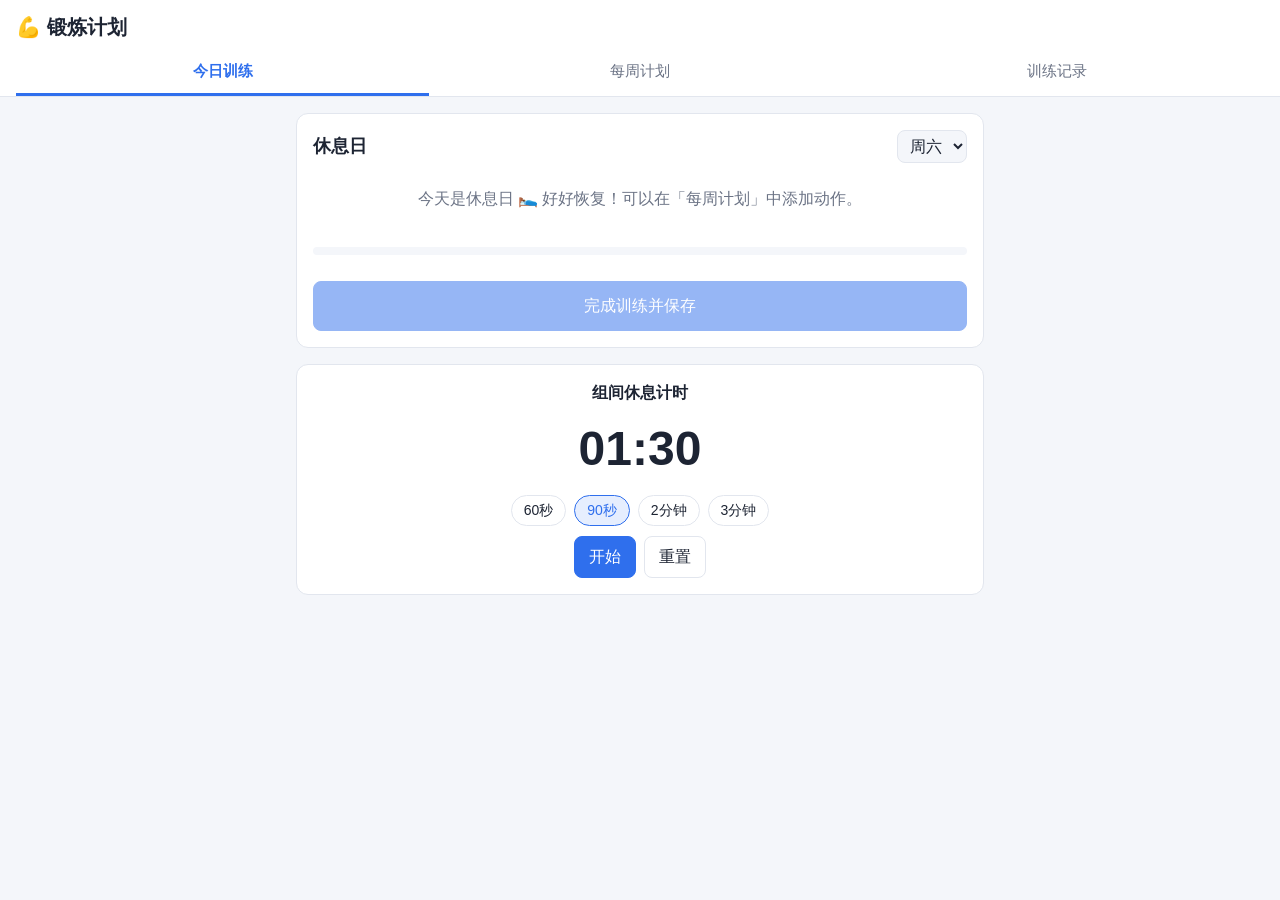
<file: index.html>
<!doctype html>
<html lang="zh-CN">
<head>
  <meta charset="utf-8">
  <meta name="viewport" content="width=device-width, initial-scale=1">
  <title>锻炼计划</title>
  <link rel="stylesheet" href="style.css">
</head>
<body>
  <header class="topbar">
    <h1>💪 锻炼计划</h1>
    <nav class="tabs">
      <button class="tab active" data-view="today">今日训练</button>
      <button class="tab" data-view="plan">每周计划</button>
      <button class="tab" data-view="history">训练记录</button>
    </nav>
  </header>

  <main>
    <!-- 今日训练 -->
    <section id="view-today" class="view active">
      <div class="card">
        <div class="row between">
          <h2 id="today-title">今日训练</h2>
          <select id="today-day" aria-label="选择训练日"></select>
        </div>
        <div id="today-list"></div>
        <div class="progress"><div id="today-progress-bar"></div></div>
        <p id="today-progress-text" class="muted"></p>
        <button id="finish-workout" class="primary wide">完成训练并保存</button>
      </div>

      <div class="card timer-card">
        <h3>组间休息计时</h3>
        <div id="timer-display" class="timer">01:30</div>
        <div class="row center gap">
          <button class="chip" data-seconds="60">60秒</button>
          <button class="chip" data-seconds="90">90秒</button>
          <button class="chip" data-seconds="120">2分钟</button>
          <button class="chip" data-seconds="180">3分钟</button>
        </div>
        <div class="row center gap">
          <button id="timer-start" class="primary">开始</button>
          <button id="timer-reset">重置</button>
        </div>
      </div>
    </section>

    <!-- 每周计划 -->
    <section id="view-plan" class="view">
      <div class="card">
        <div class="row between wrap gap">
          <h2>每周计划</h2>
          <div class="row gap">
            <select id="template-select" aria-label="选择模板">
              <option value="">套用模板…</option>
              <option value="beginner">新手全身（每周3练）</option>
              <option value="ppl">推/拉/腿（每周6练）</option>
              <option value="upperlower">上下肢分化（每周4练）</option>
              <option value="home">居家徒手（每周3练）</option>
            </select>
            <button id="clear-plan" class="danger">清空</button>
          </div>
        </div>
      </div>
      <div id="plan-days"></div>
    </section>

    <!-- 训练记录 -->
    <section id="view-history" class="view">
      <div class="card">
        <h2>训练统计</h2>
        <div class="stats">
          <div class="stat"><span id="stat-total">0</span><small>累计训练</small></div>
          <div class="stat"><span id="stat-week">0</span><small>本周训练</small></div>
          <div class="stat"><span id="stat-streak">0</span><small>连续周数</small></div>
        </div>
      </div>
      <div id="history-list"></div>
    </section>
  </main>

  <div id="confirm" class="overlay" hidden>
    <div class="dialog" role="dialog" aria-modal="true" aria-labelledby="confirm-text">
      <p id="confirm-text"></p>
      <div class="row gap end">
        <button id="confirm-cancel">取消</button>
        <button id="confirm-ok" class="primary">确定</button>
      </div>
    </div>
  </div>
  <div id="toast" class="toast" role="status" hidden></div>

  <template id="exercise-row">
    <div class="exercise-edit">
      <input class="ex-name" placeholder="动作名称">
      <label>组<input class="ex-sets" type="number" min="1" max="20"></label>
      <label>次<input class="ex-reps" placeholder="8-12"></label>
      <label>kg<input class="ex-weight" type="number" min="0" step="0.5"></label>
      <button class="ex-remove icon" title="删除">✕</button>
    </div>
  </template>

  <script src="app.js"></script>
</body>
</html>
</file>
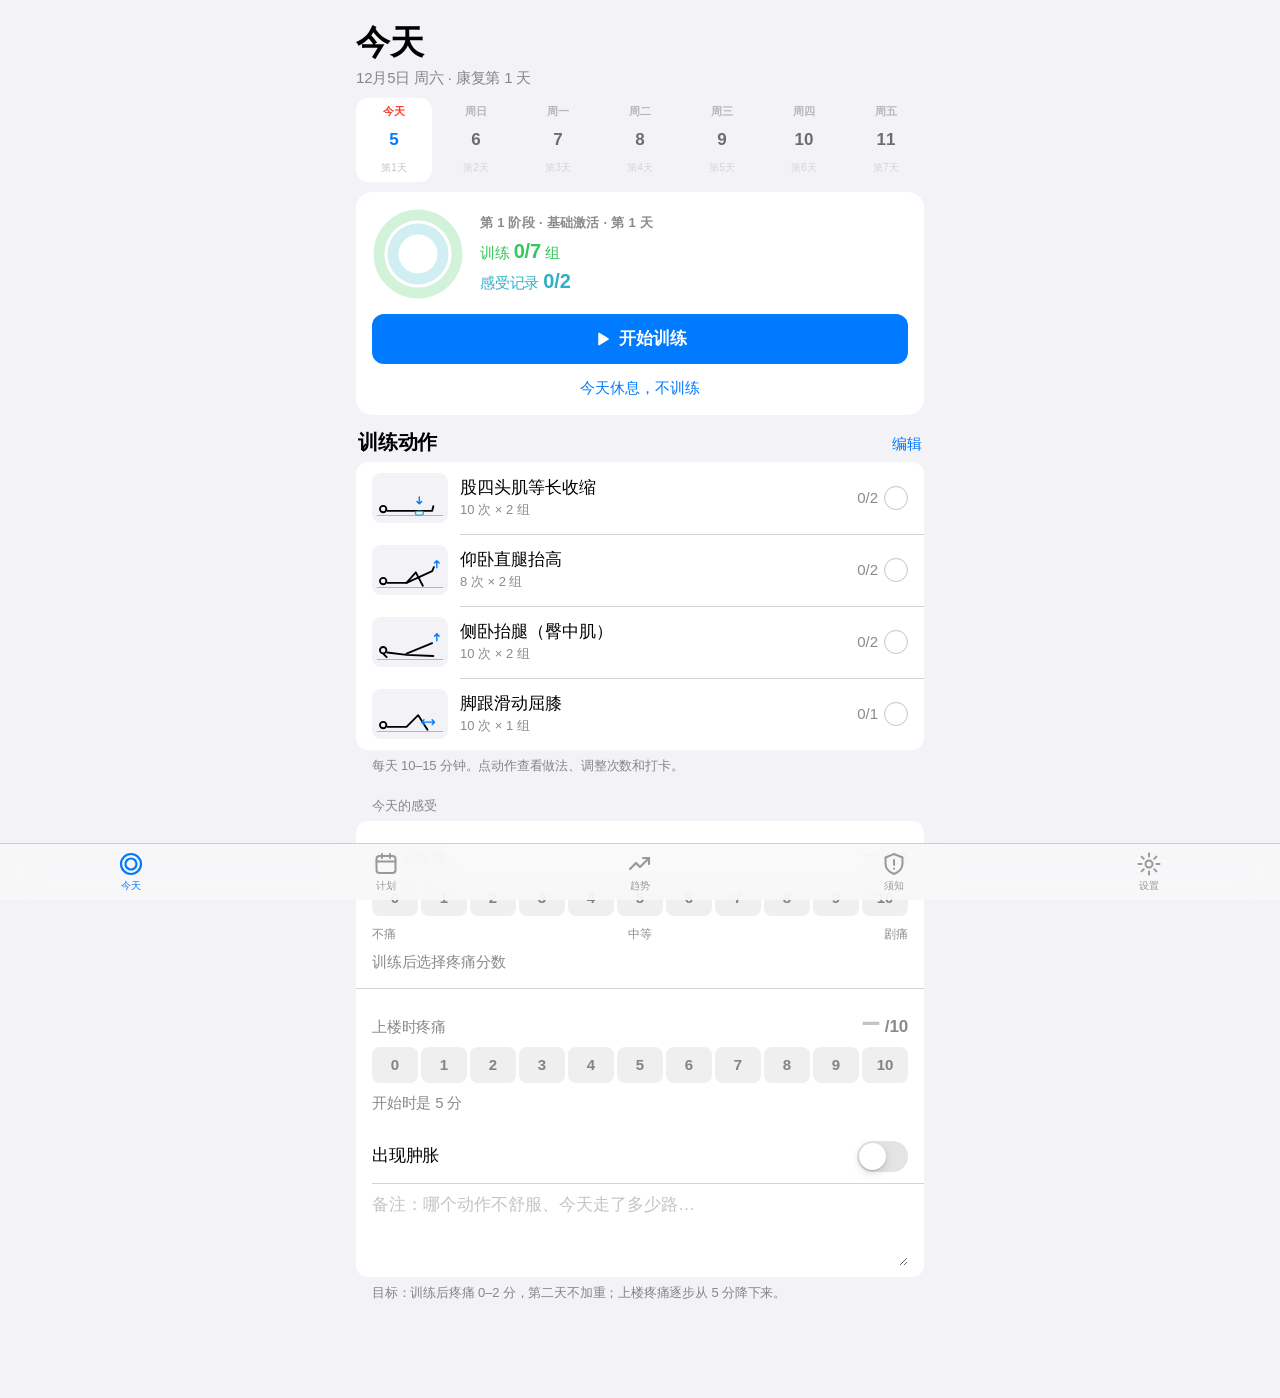
<file: docs/index.html>
<!doctype html>
<html lang="zh-CN">
<head>
<meta charset="utf-8">
<meta name="viewport" content="width=device-width, initial-scale=1, viewport-fit=cover">
<title>左膝康复</title>
<meta name="apple-mobile-web-app-capable" content="yes">
<meta name="mobile-web-app-capable" content="yes">
<meta name="apple-mobile-web-app-title" content="左膝康复">
<meta name="apple-mobile-web-app-status-bar-style" content="default">
<meta name="theme-color" content="#f2f2f7" media="(prefers-color-scheme: light)">
<meta name="theme-color" content="#000000" media="(prefers-color-scheme: dark)">
<link rel="apple-touch-icon" href="apple-touch-icon.png">
<link rel="icon" type="image/png" href="apple-touch-icon.png">
<link rel="manifest" href="manifest.webmanifest">
<style>
/* Layout: iOS-style long-term rehab app — large title per tab, inset grouped lists, fixed translucent tab bar, bottom sheets and a full-screen workout timer */
:root {
  --bg: #f2f2f7;
  --card: #ffffff;
  --card-2: #f2f2f7;
  --fg: #000000;
  --fg-2: rgba(60, 60, 67, .6);
  --fg-3: rgba(60, 60, 67, .3);
  --sep: rgba(60, 60, 67, .22);
  --fill: rgba(120, 120, 128, .12);
  --fill-2: rgba(120, 120, 128, .2);
  --bar: rgba(249, 249, 249, .86);
  --blue: #007aff;
  --green: #34c759;
  --orange: #ff9500;
  --red: #ff3b30;
  --teal: #30b0c7;
  --dim: rgba(0, 0, 0, .35);
  --font: -apple-system, BlinkMacSystemFont, "SF Pro Text", "PingFang SC", "Hiragino Sans GB", "Helvetica Neue", "Noto Sans SC", sans-serif;
  --round: ui-rounded, "SF Pro Rounded", -apple-system, "PingFang SC", "Helvetica Neue", sans-serif;
  color-scheme: light;
}
@media (prefers-color-scheme: dark) {
  :root {
    --bg: #000000; --card: #1c1c1e; --card-2: #2c2c2e; --fg: #ffffff;
    --fg-2: rgba(235, 235, 245, .6); --fg-3: rgba(235, 235, 245, .3); --sep: rgba(84, 84, 88, .55);
    --fill: rgba(120, 120, 128, .24); --fill-2: rgba(120, 120, 128, .36); --bar: rgba(22, 22, 24, .86);
    --blue: #0a84ff; --green: #30d158; --orange: #ff9f0a; --red: #ff453a; --teal: #40c8e0; --dim: rgba(0, 0, 0, .55);
    color-scheme: dark;
  }
}
* { box-sizing: border-box; }
html { padding-top: env(safe-area-inset-top, 0px); background: var(--bg); }
body { margin: 0; background: var(--bg); color: var(--fg); font-family: var(--font); font-size: 17px; line-height: 1.35; letter-spacing: -.01em; -webkit-tap-highlight-color: transparent; -webkit-text-size-adjust: 100%; }
body.locked { overflow: hidden; }
[hidden] { display: none !important; }
button { font: inherit; color: inherit; background: none; border: 0; padding: 0; cursor: pointer; touch-action: manipulation; -webkit-user-select: none; user-select: none; -webkit-touch-callout: none; }
.tabs, .strip, .scale, .ctrls { -webkit-user-select: none; user-select: none; }
button:focus-visible, input:focus-visible, textarea:focus-visible { outline: 2px solid var(--blue); outline-offset: 2px; }
.r { font-family: var(--round); font-variant-numeric: tabular-nums; }
h1, h2, h3 { margin: 0; text-wrap: balance; }

/* compact nav bar shown after scrolling past the large title */
.nav { position: fixed; top: 0; left: 0; right: 0; z-index: 8; padding-top: env(safe-area-inset-top, 0px); background: var(--bar); backdrop-filter: saturate(180%) blur(20px); -webkit-backdrop-filter: saturate(180%) blur(20px); border-bottom: .5px solid var(--sep); opacity: 0; pointer-events: none; transition: opacity .2s; }
.nav.on { opacity: 1; pointer-events: auto; }
.nav div { height: 44px; display: grid; place-items: center; font-size: 17px; font-weight: 600; }

.wrap { max-width: 600px; margin: 0 auto; padding-left: max(16px, env(safe-area-inset-left, 0px)); padding-right: max(16px, env(safe-area-inset-right, 0px)); padding-block: 0 calc(96px + env(safe-area-inset-bottom, 0px)); }
.lt { padding-block: 20px 6px; display: grid; gap: 2px; }
.lt h1 { font-size: 34px; font-weight: 700; letter-spacing: .01em; }
.lt p { margin: 0; font-size: 15px; color: var(--fg-2); }
.view { display: grid; gap: 0; }

/* inset grouped list */
.gt { font-size: 13px; color: var(--fg-2); padding: 22px 16px 7px; letter-spacing: 0; }
.gt.big { font-size: 20px; font-weight: 700; color: var(--fg); padding: 26px 2px 8px; letter-spacing: .01em; }
.ft { font-size: 13px; color: var(--fg-2); padding: 7px 16px 0; line-height: 1.4; }
.group { background: var(--card); border-radius: 12px; overflow: hidden; }
.cell { display: flex; align-items: center; gap: 12px; min-height: 44px; padding: 11px 16px; position: relative; width: 100%; text-align: left; }
.cell + .cell::before { content: ""; position: absolute; top: 0; right: 0; left: var(--inset, 16px); border-top: .5px solid var(--sep); }
.cell .main { flex: 1; min-width: 0; }
.cell .main .t { font-size: 17px; }
.cell .main .s { font-size: 13px; color: var(--fg-2); margin-top: 1px; }
.cell .val { color: var(--fg-2); font-size: 17px; white-space: nowrap; }
.cell.tap:active { background: var(--fill); }
.chev { width: 8px; height: 13px; flex: none; color: var(--fg-3); }
.ico { width: 30px; height: 30px; border-radius: 7px; display: grid; place-items: center; flex: none; color: #fff; }
.ico svg { width: 18px; height: 18px; }

/* switches and inputs */
.sw { appearance: none; -webkit-appearance: none; width: 51px; height: 31px; border-radius: 16px; background: var(--fill-2); position: relative; flex: none; cursor: pointer; transition: background .2s; margin: 0; }
.sw::after { content: ""; position: absolute; top: 2px; left: 2px; width: 27px; height: 27px; border-radius: 50%; background: #fff; box-shadow: 0 3px 8px rgba(0,0,0,.15), 0 1px 1px rgba(0,0,0,.16); transition: transform .2s; }
.sw:checked { background: var(--green); }
.sw:checked::after { transform: translateX(20px); }
.pick { font: inherit; font-size: 17px; color: var(--fg); background: var(--fill); border: 0; border-radius: 8px; padding: 5px 10px; min-height: 34px; }
.seg { display: grid; grid-auto-flow: column; grid-auto-columns: 1fr; background: var(--fill); border-radius: 9px; padding: 2px; gap: 2px; }
.seg button { height: 30px; border-radius: 7px; font-size: 13px; font-weight: 500; }
.seg button[aria-pressed="true"] { background: var(--card); box-shadow: 0 3px 8px rgba(0,0,0,.12), 0 0 0 .5px rgba(0,0,0,.04); font-weight: 600; }
@media (prefers-color-scheme: dark) { .seg button[aria-pressed="true"] { background: #636366; } }
textarea { width: 100%; min-height: 72px; border: 0; background: transparent; color: var(--fg); font: inherit; font-size: 17px; resize: vertical; padding: 0; }
textarea::placeholder { color: var(--fg-3); }

.btn { display: flex; align-items: center; justify-content: center; gap: 8px; width: 100%; height: 50px; border-radius: 12px; background: var(--blue); color: #fff; font-size: 17px; font-weight: 600; }
.btn:active { opacity: .8; }
.btn.tint { background: color-mix(in srgb, var(--blue) 15%, transparent); color: var(--blue); }
.btn.green { background: var(--green); }
.lnk { color: var(--blue); font-size: 17px; }
.lnk.red { color: var(--red); }

/* today: hero */
.hero { background: var(--card); border-radius: 16px; padding: 16px; display: grid; gap: 14px; }
.hero-top { display: flex; gap: 16px; align-items: center; }
.rings { width: 92px; height: 92px; flex: none; }
.hero-txt { flex: 1; min-width: 0; display: grid; gap: 6px; }
.hero-txt .k { font-size: 13px; color: var(--fg-2); font-weight: 600; letter-spacing: .02em; }
.legend { display: grid; gap: 3px; font-size: 15px; }
.legend b { font-family: var(--round); font-weight: 700; font-size: 20px; font-variant-numeric: tabular-nums; }
.legend .a { color: var(--green); }
.legend .p { color: var(--teal); }

/* week strip */
.strip { display: flex; gap: 6px; overflow-x: auto; scroll-snap-type: x mandatory; padding: 4px 2px 10px; scrollbar-width: none; margin-inline: -2px; }
.strip::-webkit-scrollbar { display: none; }
.dc { flex: 0 0 calc((100% - 36px) / 7); scroll-snap-align: start; display: grid; justify-items: center; gap: 4px; padding: 6px 0 8px; border-radius: 12px; }
.dc .w { font-size: 11px; color: var(--fg-2); font-weight: 600; }
.dc .n { width: 34px; height: 34px; display: grid; place-items: center; border-radius: 50%; font-family: var(--round); font-weight: 600; font-size: 17px; position: relative; }
.dc .n svg { position: absolute; inset: 0; width: 100%; height: 100%; transform: rotate(-90deg); }
.dc .d { font-size: 10px; color: var(--fg-3); }
.dc.sel { background: var(--card); }
.dc.sel .n { color: var(--blue); }
.dc.today .w { color: var(--red); }
.dc.future { opacity: .55; }
.phase-row { display: flex; justify-content: space-between; align-items: baseline; padding: 14px 2px 6px; gap: 8px; }
.phase-row h2 { font-size: 20px; font-weight: 700; }
.phase-row span { font-size: 13px; color: var(--fg-2); }

/* exercise rows */
.ex { --inset: 104px; }
.thumb { width: 76px; height: 50px; border-radius: 9px; background: var(--card-2); flex: none; display: grid; place-items: center; color: var(--fg); }
.thumb svg { width: 70px; height: 44px; }
.prog { display: flex; align-items: center; gap: 6px; font-family: var(--round); font-size: 15px; color: var(--fg-2); font-variant-numeric: tabular-nums; }
.chk { width: 24px; height: 24px; border-radius: 50%; border: 1.5px solid var(--fg-3); display: grid; place-items: center; flex: none; }
.chk.on { background: var(--green); border-color: var(--green); color: #fff; }
.chk.part { border-color: var(--orange); background: conic-gradient(var(--orange) var(--p), transparent 0); }
.chk svg { width: 14px; height: 14px; }

.note { border-radius: 12px; padding: 12px 14px; font-size: 15px; display: flex; gap: 10px; align-items: flex-start; background: var(--card); }
.note svg { width: 22px; height: 22px; flex: none; margin-top: 1px; }
.note .bd { flex: 1; min-width: 0; display: grid; gap: 6px; }
.note b { font-weight: 600; }
.note.warn svg { color: var(--orange); }
.note.bad svg { color: var(--red); }
.note.ok svg { color: var(--green); }
.note.info svg { color: var(--blue); }
.stack { display: grid; gap: 10px; margin-top: 12px; }

/* pain scale */
.pain { padding: 14px 16px 16px; display: grid; gap: 10px; }
.pain-head { display: flex; justify-content: space-between; align-items: baseline; }
.pain-head .big { font-family: var(--round); font-size: 34px; font-weight: 700; line-height: 1; font-variant-numeric: tabular-nums; }
.pain-head .lab { font-size: 15px; color: var(--fg-2); }
.scale { display: grid; grid-template-columns: repeat(11, 1fr); gap: 3px; }
.scale button { height: 36px; border-radius: 8px; background: var(--fill); font-family: var(--round); font-size: 15px; font-weight: 600; color: var(--fg-2); }
.scale button.on { color: #fff; }
.scale button.on.g { background: var(--green); }
.scale button.on.y { background: var(--orange); }
.scale button.on.r { background: var(--red); }
.scale-cap { display: flex; justify-content: space-between; font-size: 12px; color: var(--fg-2); }

/* plan */
.pill { font-size: 13px; font-weight: 600; padding: 3px 9px; border-radius: 99px; white-space: nowrap; }
.pill.ok { background: color-mix(in srgb, var(--green) 16%, transparent); color: var(--green); }
.pill.part { background: color-mix(in srgb, var(--orange) 16%, transparent); color: var(--orange); }
.pill.none { background: var(--fill); color: var(--fg-2); }
.pill.fut { color: var(--fg-3); }
.daynum { width: 36px; height: 36px; border-radius: 50%; background: var(--fill); display: grid; place-items: center; font-family: var(--round); font-weight: 700; font-size: 17px; flex: none; }
.daynum.now { background: var(--blue); color: #fff; }

/* trends */
.tiles { display: grid; grid-template-columns: 1fr 1fr; gap: 10px; }
.tile { background: var(--card); border-radius: 14px; padding: 12px 14px; display: grid; gap: 2px; }
.tile .k { font-size: 13px; font-weight: 600; }
.tile .v { font-family: var(--round); font-size: 34px; font-weight: 700; line-height: 1.1; font-variant-numeric: tabular-nums; }
.tile .v small { font-size: 17px; color: var(--fg-2); font-weight: 600; }
.tile .s { font-size: 12px; color: var(--fg-2); }
.chart-card { background: var(--card); border-radius: 14px; padding: 14px 14px 10px; display: grid; gap: 4px; }
.chart-card .k { font-size: 13px; font-weight: 600; color: var(--fg-2); }
.chart-card .t { font-size: 22px; font-weight: 700; }
.chart { width: 100%; height: auto; display: block; margin-top: 6px; }

/* guide */
.avoid { display: grid; grid-template-columns: repeat(3, 1fr); gap: 1px; background: var(--sep); }
.avoid div { background: var(--card); padding: 14px 6px; text-align: center; font-size: 15px; display: grid; justify-items: center; gap: 4px; }
.avoid svg { width: 22px; height: 22px; color: var(--red); }
.bullet { width: 8px; height: 8px; border-radius: 50%; background: var(--red); flex: none; }

/* tab bar */
.tabs { position: fixed; left: 0; right: 0; bottom: 0; z-index: 9; background: var(--bar); backdrop-filter: saturate(180%) blur(20px); -webkit-backdrop-filter: saturate(180%) blur(20px); border-top: .5px solid var(--sep); display: grid; grid-template-columns: repeat(5, 1fr); padding: 6px max(4px, env(safe-area-inset-right, 0px)) max(6px, env(safe-area-inset-bottom, 0px)) max(4px, env(safe-area-inset-left, 0px)); }
.tabs button { display: grid; justify-items: center; gap: 2px; padding: 1px 0 2px; font-size: 10px; font-weight: 500; color: #999; letter-spacing: 0; }
.tabs svg { width: 26px; height: 26px; }
.tabs button[aria-selected="true"] { color: var(--blue); }

/* bottom sheet */
.scrim { position: fixed; inset: 0; z-index: 20; background: var(--dim); opacity: 0; transition: opacity .25s; }
.scrim.on { opacity: 1; }
.sheet { position: fixed; left: 0; right: 0; bottom: 0; z-index: 21; max-width: 600px; margin: 0 auto; max-height: calc(100% - 40px - env(safe-area-inset-top, 0px)); overflow-y: auto; background: var(--bg); border-radius: 14px 14px 0 0; padding: 8px max(16px, env(safe-area-inset-right, 0px)) calc(20px + env(safe-area-inset-bottom, 0px)) max(16px, env(safe-area-inset-left, 0px)); transform: translateY(100%); transition: transform .3s cubic-bezier(.2,.8,.2,1); }
.sheet.on { transform: none; }
.grab { width: 36px; height: 5px; border-radius: 3px; background: var(--fg-3); margin: 0 auto 6px; }
.sheet-bar { display: flex; justify-content: space-between; align-items: center; padding: 4px 0 10px; }
.sheet-bar h2 { font-size: 17px; font-weight: 600; }
.sheet-bar button { color: var(--blue); font-weight: 600; font-size: 17px; }
.illo { background: var(--card); border-radius: 14px; display: grid; place-items: center; padding: 12px; color: var(--fg); }
.illo svg { width: 100%; max-width: 320px; height: auto; }
.steps { margin: 0; padding: 0; list-style: none; }
.sn { width: 24px; height: 24px; border-radius: 50%; background: var(--fill); display: grid; place-items: center; font-family: var(--round); font-size: 13px; font-weight: 700; flex: none; }

.stepper { display: flex; align-items: center; background: var(--fill); border-radius: 9px; height: 34px; flex: none; }
.stepper button { width: 46px; height: 34px; font-size: 22px; font-weight: 400; color: var(--fg); }
.stepper button:disabled { color: var(--fg-3); }
.stepper span { min-width: 64px; text-align: center; font-size: 15px; font-weight: 600; border-inline: .5px solid var(--sep); line-height: 22px; }

/* workout timer */
.timer { position: fixed; inset: 0; z-index: 30; background: var(--bg); display: grid; grid-template-rows: auto 1fr auto; padding: calc(10px + env(safe-area-inset-top, 0px)) max(20px, env(safe-area-inset-right, 0px)) calc(24px + env(safe-area-inset-bottom, 0px)) max(20px, env(safe-area-inset-left, 0px)); }
.timer-top { display: flex; justify-content: space-between; align-items: center; min-height: 44px; gap: 12px; }
.timer-top .ex-name { font-size: 17px; font-weight: 600; }
.timer-top .ex-sub { font-size: 13px; color: var(--fg-2); }
.timer-mid { display: grid; place-items: center; align-content: center; gap: 18px; text-align: center; }
.cue { font-size: 28px; font-weight: 700; min-height: 1.3em; }
.dial { position: relative; width: min(72vw, 300px); aspect-ratio: 1; max-width: 100%; }
.dial svg { width: 100%; height: 100%; transform: rotate(-90deg); }
.dial .count { position: absolute; inset: 0; display: grid; place-items: center; font-family: var(--round); font-weight: 300; font-size: 92px; font-variant-numeric: tabular-nums; letter-spacing: -.02em; }
.track { stroke: var(--fill); }
.arc { stroke: var(--blue); transition: stroke-dashoffset .3s linear; }
.timer.rest .arc { stroke: var(--green); }
.timer.prep .arc { stroke: var(--orange); }
.timer.rest .cue { color: var(--green); }
.timer.prep .cue { color: var(--orange); }
.tl { font-size: 17px; color: var(--fg-2); }
.tl b { font-family: var(--round); color: var(--fg); font-weight: 600; font-variant-numeric: tabular-nums; }
.dots { display: flex; gap: 6px; justify-content: center; flex-wrap: wrap; max-width: 280px; }
.dots i { width: 7px; height: 7px; border-radius: 50%; background: var(--fill-2); }
.dots i.on { background: var(--blue); }
.ctrls { display: flex; justify-content: space-between; align-items: center; }
.circ { width: 80px; height: 80px; border-radius: 50%; display: grid; place-items: center; font-size: 16px; font-weight: 500; position: relative; }
.circ::after { content: ""; position: absolute; inset: 3px; border-radius: 50%; border: 2px solid var(--bg); }
.circ.grey { background: var(--fill-2); }
.circ.go { background: color-mix(in srgb, var(--green) 25%, transparent); color: var(--green); }
.circ.pause { background: color-mix(in srgb, var(--orange) 25%, transparent); color: var(--orange); }
.skip { color: var(--blue); font-size: 17px; padding: 10px; }

.toast { position: fixed; left: 50%; bottom: calc(100px + env(safe-area-inset-bottom, 0px)); transform: translateX(-50%); z-index: 40; background: rgba(40,40,40,.92); color: #fff; padding: 10px 16px; border-radius: 12px; font-size: 15px; width: max-content; max-width: calc(100% - 40px); text-align: center; }

/* morning check */
.am { display: grid; grid-template-columns: repeat(3, 1fr); gap: 8px; }
.am button { height: 44px; border-radius: 10px; background: var(--fill); font-size: 15px; font-weight: 600; }
.am button.ok { color: var(--green); }
.am button.bad { color: var(--orange); }

/* month calendar */
.cal-head { display: flex; align-items: center; justify-content: space-between; padding: 10px 8px 2px 16px; }
.cal-head h3 { font-size: 17px; font-weight: 600; }
.cal-head div { display: flex; }
.cal-head button { color: var(--blue); width: 40px; height: 40px; display: grid; place-items: center; }
.cal-head button svg { width: 10px; height: 17px; }
.cal-head button:disabled { color: var(--fg-3); }
.cal { display: grid; grid-template-columns: repeat(7, 1fr); gap: 2px 0; padding: 2px 6px 12px; text-align: center; }
.cal .wh { font-size: 12px; color: var(--fg-2); font-weight: 600; padding: 4px 0; }
.cal button { display: grid; justify-items: center; gap: 1px; padding: 3px 0; }
.cal .cn { width: 34px; height: 34px; border-radius: 50%; display: grid; place-items: center; font-family: var(--round); font-size: 16px; position: relative; }
.cal .cn svg { position: absolute; inset: 0; width: 100%; height: 100%; transform: rotate(-90deg); }
.cal .today .cn { background: var(--red); color: #fff; font-weight: 600; }
.cal .pre { color: var(--fg-3); }
.cal .tag { font-size: 10px; color: var(--fg-2); height: 12px; line-height: 12px; }
.cal .tag.r { color: var(--teal); }

/* phases */
.ph-dot { width: 30px; height: 30px; border-radius: 50%; display: grid; place-items: center; font-family: var(--round); font-weight: 700; font-size: 15px; flex: none; background: var(--fill); color: var(--fg-2); }
.ph-dot.now { background: var(--blue); color: #fff; }
.ph-dot.done { background: var(--green); color: #fff; }
.tagline { font-size: 12px; font-weight: 600; padding: 2px 7px; border-radius: 6px; background: color-mix(in srgb, var(--orange) 16%, transparent); color: var(--orange); white-space: nowrap; }
.crit { display: flex; gap: 10px; align-items: center; }
.crit i { width: 22px; height: 22px; border-radius: 50%; display: grid; place-items: center; flex: none; font-style: normal; font-size: 13px; font-weight: 700; color: #fff; }
.crit i.y { background: var(--green); }
.crit i.n { background: var(--orange); }
.crit i.u { background: var(--fill-2); color: var(--fg-2); }
.mini { font-size: 15px; color: var(--blue); font-weight: 500; white-space: nowrap; }
.del { color: var(--red); width: 30px; height: 30px; display: grid; place-items: center; flex: none; }
.del svg { width: 22px; height: 22px; }
.add { color: var(--green); }
.stepper.sm button { width: 34px; }
.stepper.sm span { min-width: 52px; font-size: 14px; }
.edit-row { flex-wrap: wrap; row-gap: 8px; }
.edit-row .ctl { display: flex; gap: 8px; flex-wrap: wrap; margin-left: 42px; width: 100%; }

@media (prefers-reduced-motion: reduce) { .sheet, .scrim, .arc, .nav, .sw, .sw::after { transition: none; } }
</style>
</head>
<body>

<div class="nav" id="nav" aria-hidden="true"><div id="navTitle">今天</div></div>

<main class="wrap">
  <section class="view" id="v-today"></section>
  <section class="view" id="v-plan" hidden></section>
  <section class="view" id="v-trend" hidden></section>
  <section class="view" id="v-guide" hidden></section>
  <section class="view" id="v-set" hidden></section>
</main>

<nav class="tabs" role="tablist" id="tabs">
  <button role="tab" data-tab="today" aria-selected="true"><svg viewBox="0 0 26 26" fill="none" stroke="currentColor" stroke-width="2.2"><circle cx="13" cy="13" r="10"></circle><circle cx="13" cy="13" r="5.5"></circle></svg>今天</button>
  <button role="tab" data-tab="plan" aria-selected="false"><svg viewBox="0 0 26 26" fill="none" stroke="currentColor" stroke-width="2" stroke-linecap="round"><rect x="3.5" y="5" width="19" height="17" rx="3"></rect><path d="M3.5 10.5h19M9 3v4M17 3v4"></path></svg>计划</button>
  <button role="tab" data-tab="trend" aria-selected="false"><svg viewBox="0 0 26 26" fill="none" stroke="currentColor" stroke-width="2.2" stroke-linecap="round" stroke-linejoin="round"><path d="M3 18l6-6 4 4 9-9"></path><path d="M16 7h6v6"></path></svg>趋势</button>
  <button role="tab" data-tab="guide" aria-selected="false"><svg viewBox="0 0 26 26" fill="none" stroke="currentColor" stroke-width="2" stroke-linecap="round"><path d="M13 3l8.5 3.5v6c0 5-3.6 8.6-8.5 10.5C8.1 21.1 4.5 17.5 4.5 12.5v-6z"></path><path d="M13 9v5M13 17.5v.2"></path></svg>须知</button>
  <button role="tab" data-tab="set" aria-selected="false"><svg viewBox="0 0 26 26" fill="none" stroke="currentColor" stroke-width="2" stroke-linecap="round"><circle cx="13" cy="13" r="3.5"></circle><path d="M13 2.5v3M13 20.5v3M2.5 13h3M20.5 13h3M5.6 5.6l2.1 2.1M18.3 18.3l2.1 2.1M5.6 20.4l2.1-2.1M18.3 7.7l2.1-2.1"></path></svg>设置</button>
</nav>

<div class="scrim" id="scrim" hidden></div>
<div class="sheet" id="sheet" hidden role="dialog" aria-modal="true"></div>

<div class="timer" id="timer" hidden role="dialog" aria-modal="true" aria-label="跟练计时">
  <div class="timer-top">
    <div><div class="ex-name" id="tName">跟练</div><div class="ex-sub" id="tSub"></div></div>
    <button class="skip" id="tSkip">跳过</button>
  </div>
  <div class="timer-mid">
    <div class="cue" id="tCue">准备</div>
    <div class="dial">
      <svg viewBox="0 0 100 100"><circle cx="50" cy="50" r="45" fill="none" class="track" stroke-width="5"></circle><circle id="tArc" cx="50" cy="50" r="45" fill="none" class="arc" stroke-width="5" stroke-linecap="round" stroke-dasharray="282.7" stroke-dashoffset="0"></circle></svg>
      <div class="count" id="tCount">5</div>
    </div>
    <div class="tl" id="tLine"></div>
    <div class="dots" id="tDots"></div>
  </div>
  <div class="ctrls">
    <button class="circ grey" id="tStop">结束</button>
    <button class="circ pause" id="tPause">暂停</button>
  </div>
</div>

<div class="toast" id="toast" hidden role="status"></div>

<script>
(() => {
  "use strict";
  // ---------- illustrations (simple line pictograms, 120×72) ----------
  const fig = body => `<svg viewBox="0 0 120 72" fill="none" stroke="currentColor" stroke-width="3.2" stroke-linecap="round" stroke-linejoin="round"><line x1="4" y1="66" x2="116" y2="66" stroke-width="2" opacity=".25"></line>${body}</svg>`;
  const up = (x, y) => `<path d="M${x} ${y + 12}V${y}M${x - 4} ${y + 4}l4-4 4 4" stroke="var(--blue)" stroke-width="2.4"></path>`;
  const ILLO = {
    quad: fig(`<circle cx="14" cy="55" r="5.5"></circle><path d="M21 58H54L98 58l2-8"></path><ellipse cx="76" cy="62" rx="7" ry="3.5" stroke="var(--teal)" stroke-width="2.4"></ellipse><path d="M76 34v12M72 42l4 4 4-4" stroke="var(--blue)" stroke-width="2.4"></path>`),
    slr: fig(`<circle cx="14" cy="55" r="5.5"></circle><path d="M21 58H54L70 40L82 63"></path><path d="M54 58L98 38l3-7"></path>${up(106, 20)}`),
    side: fig(`<circle cx="14" cy="50" r="5.5"></circle><path d="M14 56l6 6"></path><path d="M21 54L54 58L100 60"></path><path d="M54 56L98 38"></path>${up(106, 22)}`),
    heel: fig(`<circle cx="14" cy="55" r="5.5"></circle><path d="M21 58H54L74 38L90 63"></path><path d="M80 50h22M84 46l-4 4 4 4M98 46l4 4-4 4" stroke="var(--blue)" stroke-width="2.4"></path>`),
    bridge: fig(`<circle cx="14" cy="59" r="5.5"></circle><path d="M21 61L54 44L74 36L84 63"></path>${up(52, 22)}`),
    sts: fig(`<path d="M18 40h24M20 40v24M40 40v24M18 40V14" stroke-width="2.6" opacity=".55"></path><circle cx="84" cy="12" r="5.5"></circle><path d="M84 18v22M84 40l-5 24M84 40l6 24M84 24l-7 12M84 24l7 12"></path>${up(60, 28)}`),
    walk: fig(`<circle cx="56" cy="12" r="5.5"></circle><path d="M56 18l2 22M58 40l-10 24M58 40l12 24M57 24l-9 12M57 24l10 10"></path><path d="M82 40h22M98 34l6 6-6 6" stroke="var(--blue)" stroke-width="2.4"></path>`),
    wallsit: fig(`<path d="M22 4v62" stroke-width="2.6" opacity=".55"></path><circle cx="31" cy="13" r="5.5"></circle><path d="M30 19v21L54 46l0 18M30 26l12 8"></path><path d="M66 34a20 20 0 0 0-10-9" stroke="var(--blue)" stroke-width="2" stroke-dasharray="3 3"></path>`),
    stepup: fig(`<rect x="52" y="52" width="40" height="14" rx="2" stroke-width="2.6" opacity=".55"></rect><circle cx="66" cy="10" r="5.5"></circle><path d="M66 16v20M66 36l8 8-2 8M66 36l-12 28M66 22l-8 10M66 22l8 10"></path>${up(100, 26)}`),
    bandwalk: fig(`<circle cx="60" cy="12" r="5.5"></circle><path d="M60 18v20M60 38l-12 26M60 38l12 26M60 24l-9 10M60 24l9 10"></path><path d="M52 54h16" stroke="var(--teal)" stroke-width="3"></path><path d="M18 40h18M22 36l-4 4 4 4M84 40h18M98 36l4 4-4 4" stroke="var(--blue)" stroke-width="2.4"></path>`),
    calf: fig(`<circle cx="60" cy="10" r="5.5"></circle><path d="M60 16v22M60 38l-4 20 3 6M60 38l4 20 3 6M60 22l-9 10M60 22l9 10"></path>${up(82, 34)}`),
    balance: fig(`<circle cx="60" cy="10" r="5.5"></circle><path d="M60 16v22M60 38v26M60 38l12 8-4 10M60 24l-16 6M60 24l16 6"></path>`)
  };

  // ---------- exercise library ----------
  const EX = {
    quad:  { name: "股四头肌等长收缩", short: "绷紧大腿，膝盖下压",
             steps: ["仰卧，左膝下垫一个毛巾卷", "绷紧大腿前侧肌肉，把膝盖向下压向毛巾", "保持 5 秒，然后放松 5 秒"],
             phases: [["绷紧，膝盖下压", 5, "work"], ["放松", 5, "rest"]] },
    slr:   { name: "仰卧直腿抬高", short: "膝盖伸直，抬高 20–30 cm",
             steps: ["仰卧，右腿屈膝踩地支撑", "左腿先绷紧大腿，保持膝盖伸直", "缓慢抬高 20–30 cm，顶端停留 1 秒", "缓慢放下，不要让腿掉下来"],
             phases: [["绷紧大腿，慢慢抬起", 3, "work"], ["顶端停留", 1, "work"], ["缓慢放下", 3, "work"], ["休息", 2, "rest"]] },
    side:  { name: "侧卧抬腿（臀中肌）", short: "侧卧，控制抬起不晃动",
             steps: ["右侧卧，左腿在上，膝盖伸直", "脚尖朝前，用臀部侧面发力", "缓慢抬高 20–30 cm，停留 1 秒", "控制着放下，身体不前后晃动"],
             phases: [["慢慢抬起", 3, "work"], ["停留", 1, "work"], ["缓慢放下", 3, "work"], ["休息", 2, "rest"]] },
    heel:  { name: "脚跟滑动屈膝", short: "舒适范围内屈伸",
             steps: ["仰卧，双腿伸直", "左脚跟沿床面缓慢滑向臀部", "到舒适位置后再慢慢滑回伸直", "不要强行深屈，不痛为准"],
             phases: [["脚跟滑向臀部", 4, "work"], ["慢慢伸直", 4, "work"], ["休息", 2, "rest"]] },
    bridge:{ name: "桥式（臀部）", short: "臀部发力抬起",
             steps: ["仰卧屈膝，双脚与髋同宽踩地", "臀部发力，抬起到肩、髋、膝一条线", "顶端停留 2 秒", "缓慢放下"],
             phases: [["臀部发力抬起", 2, "work"], ["顶端停留", 2, "work"], ["缓慢放下", 3, "work"], ["休息", 2, "rest"]] },
    sts:   { name: "高椅坐站", short: "控制膝盖方向，慢起慢坐",
             steps: ["选择较高的椅子，双脚与肩同宽", "身体前倾，慢慢站起", "再慢慢坐下，膝盖对准脚尖方向", "如疼痛明显，减少次数或暂停"],
             phases: [["慢慢站起", 3, "work"], ["慢慢坐下", 4, "work"], ["休息", 3, "rest"]] },
    walk:  { name: "平地慢走", short: "正常步幅，不加重疼痛", unit: "分钟",
             steps: ["在平地上慢走", "保持正常步幅，不要拖步", "如果疼痛或肿胀加重就停下"], timed: true },
    wallsit: { name: "靠墙静蹲（浅蹲）", short: "膝盖弯曲不超过 45°", unit: "次",
             steps: ["背靠墙站，双脚离墙约一脚半，与肩同宽", "沿墙慢慢下滑，膝盖只弯到 30–45°，不要蹲深", "膝盖对准脚尖，保持 20 秒", "慢慢站起休息；有疼痛就站高一点"],
             phases: [["下滑并保持", 20, "work"], ["站起休息", 20, "rest"]] },
    stepup: { name: "低台阶上台阶", short: "10–15 cm 低台阶，左腿发力",
             steps: ["面对一个 10–15 cm 高的低台阶，旁边扶墙", "左脚踩上台阶，左腿发力慢慢站上去", "右脚先下，左脚后下", "膝盖对准脚尖，不要内扣"],
             phases: [["左腿发力站上去", 3, "work"], ["慢慢下来", 3, "work"], ["休息", 2, "rest"]] },
    bandwalk: { name: "弹力带侧走", short: "微屈膝，向两侧横走", unit: "趟",
             steps: ["弹力带套在膝盖上方", "微微屈膝，上身保持直立", "向右横走 10 步，再向左走回来，算 1 趟", "膝盖不要内扣"],
             phases: [["向一侧横走 10 步", 12, "work"], ["走回来", 12, "work"], ["休息", 5, "rest"]] },
    calf:  { name: "提踵", short: "踮起脚尖再慢慢放下",
             steps: ["扶墙站立，双脚与髋同宽", "慢慢踮起脚尖，停留 1 秒", "缓慢放下", "轻松以后可以改成只用左脚"],
             phases: [["踮起", 2, "work"], ["停留", 1, "work"], ["慢慢放下", 2, "work"], ["休息", 1, "rest"]] },
    balance: { name: "单腿站立平衡", short: "左腿站稳 30 秒", unit: "次",
             steps: ["扶着椅背或墙边站好", "抬起右脚，用左腿单腿站立", "膝盖微屈不要锁死，保持 30 秒", "站稳以后可以松开手"],
             phases: [["左腿单腿站", 30, "work"], ["放下休息", 15, "rest"]] }
  };
  const unitOf = k => EX[k].unit || (EX[k].timed ? "分钟" : "次");

  // ---------- program: phases with exercises and entry criteria ----------
  const E = (k, reps, sets, max) => ({ k, reps, sets, max: max || reps });
  const DEFAULT_PROGRAM = [
    { id: "p1", name: "基础激活", time: "每天 10–15 分钟", minDays: 7, plan: true,
      desc: "以低负荷为主，恢复肌肉激活和关节活动度，让膝盖适应运动，不增加疼痛。",
      ex: [E("quad", 10, 2), E("slr", 8, 2), E("side", 10, 2), E("heel", 10, 1)] },
    { id: "p2", name: "力量提升", time: "每天 15–20 分钟", minDays: 7, plan: true,
      desc: "在第 1 阶段没有明显加重疼痛的前提下，逐步增加训练量，加入轻度负重动作。",
      ex: [E("quad", 10, 2), E("slr", 10, 2, 12), E("side", 10, 2, 12), E("bridge", 10, 2), E("sts", 5, 2, 8), E("walk", 5, 1, 10)] },
    { id: "p3", name: "巩固进阶", time: "每天 20–25 分钟", minDays: 28, confirm: true,
      desc: "加入单腿控制和轻负重，提高膝关节稳定性。动作和次数是常见的保守进阶建议，开始前请先和康复师确认。",
      ex: [E("slr", 12, 2, 15), E("bridge", 12, 2, 15), E("side", 12, 2, 15), E("sts", 8, 2, 12), E("wallsit", 5, 2, 8), E("stepup", 8, 2, 12), E("balance", 3, 1, 5), E("walk", 10, 1, 20)] },
    { id: "p4", name: "长期维持", time: "每周 3–4 次，每次 20–30 分钟", minDays: 0, confirm: true,
      desc: "保持力量和稳定性，逐步恢复日常活动。不练的日子标记为休息。跑跳、深蹲等运动恢复前先咨询医生。",
      ex: [E("bridge", 12, 2, 15), E("sts", 10, 2, 15), E("stepup", 10, 2, 15), E("wallsit", 6, 2, 10), E("balance", 4, 1, 6), E("calf", 15, 2, 20), E("bandwalk", 3, 2, 5), E("walk", 20, 1, 40)] }
  ];
  const clone = o => JSON.parse(JSON.stringify(o));

  // ---------- dates ----------
  const pad = n => String(n).padStart(2, "0");
  const ymd = d => `${d.getFullYear()}-${pad(d.getMonth() + 1)}-${pad(d.getDate())}`;
  const parse = s => { const [y, m, d] = s.split("-").map(Number); return new Date(y, m - 1, d); };
  const addDays = (s, n) => { const d = parse(s); d.setDate(d.getDate() + n); return ymd(d); };
  const utc = s => { const [y, m, d] = s.split("-").map(Number); return Date.UTC(y, m - 1, d); };
  const diffDays = (a, b) => Math.round((utc(b) - utc(a)) / 864e5);
  const WD = "日一二三四五六";
  const fmt = s => { const d = parse(s); return `${d.getMonth() + 1}月${d.getDate()}日 周${WD[d.getDay()]}`; };
  const fmtShort = s => { const d = parse(s); return `${d.getMonth() + 1}/${d.getDate()}`; };
  const todayStr = () => ymd(new Date());

  // ---------- state (same storage key as earlier versions; older data is migrated) ----------
  const LS = "knee14.v1";
  const DEFAULTS = { voice: true, rest: 30, remindOn: true, remindTime: "20:00", checkOn: true, checkTime: "09:00" };
  let state = { start: todayStr(), log: {}, updatedAt: 0, settings: {} };
  try { const s = JSON.parse(localStorage.getItem(LS) || "null"); if (s && s.start) state = Object.assign(state, s); } catch (e) {}
  function migrate() {
    state.settings = Object.assign({}, DEFAULTS, state.settings || {});
    if (state.v === 3) return;
    const prog = clone(DEFAULT_PROGRAM);
    // carry over reps adjusted in 2.1 ("1:slr" → phase 1, exercise slr)
    Object.entries(state.reps || {}).forEach(([key, v]) => {
      const [pk, k] = key.split(":"), ph = prog[+pk - 1], x = ph && ph.ex.find(x => x.k === k);
      if (x) x.reps = Math.min(x.max, v);
    });
    state.program = prog;
    // phase history: each entry means "from this date on, follow this phase"
    state.hist = [{ id: "p1", date: state.start }];
    if (diffDays(state.start, todayStr()) >= 7 && !state.stayPhase1) state.hist.push({ id: "p2", date: addDays(state.start, 7) });
    // "worse than yesterday" used to sit with the evening entry; it now belongs to the morning check
    Object.values(state.log).forEach(e => { if (e.worse) e.am = { worse: true, swell: !!e.swell }; delete e.worse; });
    delete state.reps; delete state.stayPhase1;
    state.v = 3;
  }
  migrate();
  const S = state.settings;
  function save() {
    state.updatedAt = Date.now();
    try { localStorage.setItem(LS, JSON.stringify(state)); } catch (e) {}
  }
  save();

  // ---------- program helpers ----------
  const prog = () => state.program;
  const stintOf = date => { let h = state.hist[0]; state.hist.forEach(x => { if (x.date <= date) h = x; }); return h; };
  const phaseIndexOf = date => Math.max(0, prog().findIndex(p => p.id === stintOf(date).id));
  const phaseOf = date => prog()[phaseIndexOf(date)];
  const curIndex = () => phaseIndexOf(todayStr());
  const dayNo = date => diffDays(state.start, date) + 1;
  const phaseDay = date => diffDays(stintOf(date).date, date) + 1;
  function switchPhase(id) {
    const today = todayStr();
    state.hist = state.hist.filter((x, i) => i === 0 || x.date < today);
    if (state.hist.length === 1 && state.hist[0].date >= today) state.hist[0].id = id;
    else if (state.hist[state.hist.length - 1].id !== id) state.hist.push({ id, date: today });
    save();
  }
  const peek = date => state.log[date];
  const entry = date => state.log[date] || (state.log[date] = { sets: {}, pain: null, stairs: null, swell: false, note: "" });
  const flagged = e => !!e && ((e.pain ?? 0) > 2 || e.swell || (e.am && (e.am.worse || e.am.swell)));
  function completion(date) {
    const e = peek(date), p = phaseOf(date);
    const total = p.ex.reduce((a, x) => a + x.sets, 0);
    const done = e ? p.ex.reduce((a, x) => a + Math.min(x.sets, e.sets[x.k] || 0), 0) : 0;
    return { done, total, pct: total ? done / total : 0, rest: !!(e && e.rest) && done === 0 };
  }
  const doseText = x => EX[x.k].timed ? `${x.reps} 分钟` : `${x.reps} ${unitOf(x.k)} × ${x.sets} 组`;
  const planText = (p, x) => { const d = DEFAULT_PROGRAM.find(q => q.id === p.id); const o = d && d.ex.find(y => y.k === x.k); return o ? (o.max > o.reps ? `${o.reps}–${o.max} ${unitOf(x.k)}` : `${o.reps} ${unitOf(x.k)}`) + (EX[x.k].timed ? "" : ` × ${o.sets} 组`) : "自定义"; };

  // entry criteria for moving into phase i (checked against recent records)
  function lastDays(n) { const out = []; for (let i = 0; i < n; i++) out.push(addDays(todayStr(), -i)); return out; }
  function criteria(i) {
    const p = prog()[i], prev = prog()[i - 1];
    if (!prev) return [];
    const inPrev = curIndex() === i - 1 ? phaseDay(todayStr()) : 0;
    const win = i === 1 ? 3 : 7;
    const days = lastDays(win), es = days.map(peek).filter(Boolean);
    const pains = es.filter(e => e.pain != null).map(e => e.pain);
    const out = [];
    out.push({ t: `第 ${i} 阶段已练满 ${prev.minDays} 天（现在 ${Math.max(0, inPrev)} 天）`, ok: prev.minDays ? inPrev >= prev.minDays : true });
    out.push({ t: `最近 ${win} 天训练后疼痛都不超过 2 分`, ok: pains.length < Math.min(3, win) ? null : pains.every(v => v <= 2) });
    out.push({ t: `最近 ${win} 天没有肿胀、没有比前一天更痛`, ok: es.length ? !es.some(e => e.swell || (e.am && (e.am.worse || e.am.swell))) : null });
    if (i >= 2) {
      const st = lastDays(7).map(peek).filter(e => e && e.stairs != null).map(e => e.stairs);
      const lim = i === 2 ? 3 : 1;
      out.push({ t: `上楼疼痛降到 ${lim} 分以内${st.length ? `（最近 ${st[0]} 分）` : ""}`, ok: st.length ? st[0] <= lim : null });
    }
    if (p.confirm) out.push({ t: "已和康复师确认可以进入这个阶段", ok: null, confirm: true });
    return out;
  }

  // ---------- helpers ----------
  const $ = id => document.getElementById(id);
  const esc = s => String(s).replace(/[&<>"]/g, c => ({ "&": "&amp;", "<": "&lt;", ">": "&gt;", '"': "&quot;" }[c]));
  const zone = v => v <= 2 ? "g" : v <= 4 ? "y" : "r";
  const zcol = v => v == null ? "var(--fg-3)" : v <= 2 ? "var(--green)" : v <= 4 ? "var(--orange)" : "var(--red)";
  const CHEV = `<svg class="chev" viewBox="0 0 8 13" fill="none" stroke="currentColor" stroke-width="2" stroke-linecap="round" stroke-linejoin="round"><path d="M1.5 1.5l5 5-5 5"></path></svg>`;
  const CHECK = `<svg viewBox="0 0 14 14" fill="none" stroke="currentColor" stroke-width="2.4" stroke-linecap="round" stroke-linejoin="round"><path d="M3 7.5l2.6 2.6L11 4.6"></path></svg>`;
  const I = {
    warn: `<svg viewBox="0 0 24 24" fill="currentColor"><path d="M12 2.5c.7 0 1.3.4 1.7 1l8.4 15c.7 1.3-.2 3-1.7 3H3.6c-1.5 0-2.4-1.7-1.7-3l8.4-15c.4-.6 1-1 1.7-1zm0 6a1.2 1.2 0 0 0-1.2 1.3l.3 4.6a.9.9 0 0 0 1.8 0l.3-4.6A1.2 1.2 0 0 0 12 8.5zm0 8.2a1.3 1.3 0 1 0 0 2.6 1.3 1.3 0 0 0 0-2.6z"></path></svg>`,
    info: `<svg viewBox="0 0 24 24" fill="currentColor"><path d="M12 2a10 10 0 1 1 0 20 10 10 0 0 1 0-20zm0 8.2c-.6 0-1 .4-1 1v5.6a1 1 0 0 0 2 0v-5.6c0-.6-.4-1-1-1zm0-4a1.3 1.3 0 1 0 0 2.6 1.3 1.3 0 0 0 0-2.6z"></path></svg>`,
    ok: `<svg viewBox="0 0 24 24" fill="currentColor"><path d="M12 2a10 10 0 1 1 0 20 10 10 0 0 1 0-20zm4.3 6.3a1 1 0 0 0-1.4 0l-4.2 4.6-1.6-1.6a1 1 0 1 0-1.4 1.4l2.3 2.3a1 1 0 0 0 1.5 0l4.9-5.3a1 1 0 0 0-.1-1.4z"></path></svg>`,
    sun: `<svg viewBox="0 0 24 24" fill="currentColor"><circle cx="12" cy="12" r="4.5"></circle><path d="M12 1.5a1 1 0 0 1 1 1v2a1 1 0 1 1-2 0v-2a1 1 0 0 1 1-1zm0 17a1 1 0 0 1 1 1v2a1 1 0 1 1-2 0v-2a1 1 0 0 1 1-1zM1.5 12a1 1 0 0 1 1-1h2a1 1 0 1 1 0 2h-2a1 1 0 0 1-1-1zm17 0a1 1 0 0 1 1-1h2a1 1 0 1 1 0 2h-2a1 1 0 0 1-1-1zM4.6 4.6a1 1 0 0 1 1.4 0l1.4 1.4A1 1 0 1 1 6 7.4L4.6 6a1 1 0 0 1 0-1.4zm12 12a1 1 0 0 1 1.4 0l1.4 1.4a1 1 0 1 1-1.4 1.4L16.6 18a1 1 0 0 1 0-1.4zM19.4 4.6a1 1 0 0 1 0 1.4L18 7.4A1 1 0 1 1 16.6 6L18 4.6a1 1 0 0 1 1.4 0zm-12 12a1 1 0 0 1 0 1.4L6 19.4A1 1 0 1 1 4.6 18L6 16.6a1 1 0 0 1 1.4 0z"></path></svg>`,
    up: `<svg viewBox="0 0 24 24" fill="currentColor"><path d="M12 2a10 10 0 1 1 0 20 10 10 0 0 1 0-20zm0 5.5a1 1 0 0 0-.7.3l-4 4a1 1 0 1 0 1.4 1.4l2.3-2.3V16a1 1 0 1 0 2 0v-5.1l2.3 2.3a1 1 0 0 0 1.4-1.4l-4-4a1 1 0 0 0-.7-.3z"></path></svg>`,
    bell: `<svg viewBox="0 0 24 24" fill="currentColor"><path d="M12 2.5a6.5 6.5 0 0 1 6.5 6.5v3.6l1.6 3a1 1 0 0 1-.9 1.4H4.8a1 1 0 0 1-.9-1.4l1.6-3V9A6.5 6.5 0 0 1 12 2.5zm-2.6 16h5.2a2.6 2.6 0 0 1-5.2 0z"></path></svg>`,
    cal: `<svg viewBox="0 0 24 24" fill="currentColor"><path d="M7 2.5a1 1 0 0 1 1 1V5h8V3.5a1 1 0 1 1 2 0V5h.5A2.5 2.5 0 0 1 21 7.5v11a2.5 2.5 0 0 1-2.5 2.5h-13A2.5 2.5 0 0 1 3 18.5v-11A2.5 2.5 0 0 1 5.5 5H6V3.5a1 1 0 0 1 1-1zM5 10v8.5c0 .3.2.5.5.5h13c.3 0 .5-.2.5-.5V10z"></path></svg>`,
    speak: `<svg viewBox="0 0 24 24" fill="currentColor"><path d="M11 4.5v15a1 1 0 0 1-1.7.7L5.6 16.5H3.5A1.5 1.5 0 0 1 2 15V9a1.5 1.5 0 0 1 1.5-1.5h2.1l3.7-3.7a1 1 0 0 1 1.7.7zm4.6 3a1 1 0 0 1 1.4 0 6.4 6.4 0 0 1 0 9 1 1 0 1 1-1.4-1.4 4.4 4.4 0 0 0 0-6.2 1 1 0 0 1 0-1.4z"></path></svg>`,
    timer: `<svg viewBox="0 0 24 24" fill="currentColor"><path d="M9 1.5h6a1 1 0 1 1 0 2h-2v1.1a8.5 8.5 0 1 1-2 0V3.5H9a1 1 0 0 1 0-2zm3 6a1 1 0 0 0-1 1V13a1 1 0 0 0 .4.8l2.5 1.9a1 1 0 0 0 1.2-1.6L13 12.5v-4a1 1 0 0 0-1-1z"></path></svg>`,
    box: `<svg viewBox="0 0 24 24" fill="currentColor"><path d="M4 4h16a1 1 0 0 1 1 1v3a1 1 0 0 1-1 1H4a1 1 0 0 1-1-1V5a1 1 0 0 1 1-1zm0 6.5h16V18a2 2 0 0 1-2 2H6a2 2 0 0 1-2-2zm5 2.5a1 1 0 1 0 0 2h6a1 1 0 1 0 0-2z"></path></svg>`,
    trash: `<svg viewBox="0 0 24 24" fill="currentColor"><path d="M9.5 2.5h5a1 1 0 0 1 1 1V5H20a1 1 0 1 1 0 2h-1l-.9 12.6a2.5 2.5 0 0 1-2.5 2.4H8.4a2.5 2.5 0 0 1-2.5-2.4L5 7H4a1 1 0 0 1 0-2h4.5V3.5a1 1 0 0 1 1-1z"></path></svg>`,
    minus: `<svg viewBox="0 0 24 24" fill="currentColor"><path d="M12 2a10 10 0 1 1 0 20 10 10 0 0 1 0-20zm-4.5 9a1 1 0 1 0 0 2h9a1 1 0 1 0 0-2z"></path></svg>`,
    plus: `<svg viewBox="0 0 24 24" fill="currentColor"><path d="M12 2a10 10 0 1 1 0 20 10 10 0 0 1 0-20zm0 4.5a1 1 0 0 0-1 1V11H7.5a1 1 0 1 0 0 2H11v3.5a1 1 0 1 0 2 0V13h3.5a1 1 0 1 0 0-2H13V7.5a1 1 0 0 0-1-1z"></path></svg>`,
    reset: `<svg viewBox="0 0 24 24" fill="currentColor"><path d="M12 3a9 9 0 1 1-8.5 12 1 1 0 1 1 1.9-.7A7 7 0 1 0 6.6 7.5H9a1 1 0 0 1 0 2H4a1 1 0 0 1-1-1v-5a1 1 0 1 1 2 0v2.4A9 9 0 0 1 12 3z"></path></svg>`,
    play: `<svg viewBox="0 0 24 24" fill="currentColor" width="18" height="18"><path d="M7 4.6v14.8a1 1 0 0 0 1.5.9l12-7.4a1 1 0 0 0 0-1.8l-12-7.4A1 1 0 0 0 7 4.6z"></path></svg>`
  };
  const L_ARROW = `<svg viewBox="0 0 10 17" fill="none" stroke="currentColor" stroke-width="2.4" stroke-linecap="round" stroke-linejoin="round"><path d="M8.5 1.5l-7 7 7 7"></path></svg>`;
  const R_ARROW = `<svg viewBox="0 0 10 17" fill="none" stroke="currentColor" stroke-width="2.4" stroke-linecap="round" stroke-linejoin="round"><path d="M1.5 1.5l7 7-7 7"></path></svg>`;
  function toast(msg) {
    const t = $("toast"); t.textContent = msg; t.hidden = false;
    clearTimeout(toast.h); toast.h = setTimeout(() => t.hidden = true, 2600);
  }
  function ringSvg(size, rings) {
    const c = size / 2;
    return `<svg viewBox="0 0 ${size} ${size}" class="rings" aria-hidden="true">${rings.map(g => {
      const L = 2 * Math.PI * g.r;
      return `<circle cx="${c}" cy="${c}" r="${g.r}" fill="none" stroke="${g.color}" stroke-opacity=".22" stroke-width="${g.w}"></circle>
        <circle cx="${c}" cy="${c}" r="${g.r}" fill="none" stroke="${g.color}" stroke-width="${g.w}" stroke-linecap="round" stroke-dasharray="${L.toFixed(2)}" stroke-dashoffset="${(L * (1 - Math.min(1, g.pct))).toFixed(2)}" transform="rotate(-90 ${c} ${c})" ${g.pct <= 0 ? 'stroke-opacity="0"' : ""}></circle>`;
    }).join("")}</svg>`;
  }
  const miniRing = (pct, rest, size = 34, r = 15) => {
    if (rest) return `<svg viewBox="0 0 ${size} ${size}"><circle cx="${size / 2}" cy="${size / 2}" r="${r}" fill="none" stroke="var(--teal)" stroke-width="2" stroke-dasharray="2 3"></circle></svg>`;
    if (pct <= 0) return "";
    const L = 2 * Math.PI * r;
    return `<svg viewBox="0 0 ${size} ${size}"><circle cx="${size / 2}" cy="${size / 2}" r="${r}" fill="none" stroke="${pct >= 1 ? "var(--green)" : "var(--orange)"}" stroke-width="2.6" stroke-linecap="round" stroke-dasharray="${L.toFixed(1)}" stroke-dashoffset="${(L * (1 - pct)).toFixed(1)}"></circle></svg>`;
  };
  const scaleRow = (act, v) => `<div class="scale">${Array.from({ length: 11 }, (_, i) => `<button class="${v === i ? "on " : ""}${zone(i)}" data-act="${act}" data-v="${i}" aria-pressed="${v === i}" aria-label="${i} 分">${i}</button>`).join("")}</div>`;

  let viewDate = todayStr() < state.start ? state.start : todayStr();
  let tab = "today";
  let calMonth = viewDate.slice(0, 7);
  let trendRange = 14;

  // ---------- TODAY ----------
  function renderToday() {
    const today = todayStr(), isToday = viewDate === today, p = phaseOf(viewDate), pi = phaseIndexOf(viewDate);
    const e = entry(viewDate), c = completion(viewDate), dn = dayNo(viewDate);
    let h = `<header class="lt"><h1>${isToday ? "今天" : fmt(viewDate).split(" ")[0]}</h1><p>${fmt(viewDate)} · ${dn >= 1 ? `康复第 ${dn} 天` : "计划还没开始"}</p></header>`;

    // date strip: from up to 4 weeks back to 6 days ahead
    const from = [addDays(today, -27), state.start].sort()[1], to = addDays(today > state.start ? today : state.start, 6);
    h += `<div class="strip" id="strip">`;
    for (let d = from; d <= to; d = addDays(d, 1)) {
      const cc = completion(d), dd = parse(d);
      h += `<button class="dc${d === viewDate ? " sel" : ""}${d === today ? " today" : ""}${d > today ? " future" : ""}" data-act="day" data-d="${d}" aria-label="${fmt(d)}">
        <span class="w">${d === today ? "今天" : "周" + WD[dd.getDay()]}</span>
        <span class="n">${miniRing(cc.pct, cc.rest)}${dd.getDate()}</span>
        <span class="d">第${dayNo(d)}天</span></button>`;
    }
    h += `</div>`;

    // morning check: did yesterday's training make things worse?
    const yesterday = addDays(viewDate, -1), y = peek(yesterday);
    const amDue = isToday && !e.am && y && completion(yesterday).done > 0;
    if (amDue) {
      h += `<div class="note" style="margin-bottom:12px"><span style="color:var(--orange)">${I.sun}</span><div class="bd"><div><b>早上检查：</b>和昨天比，左膝怎么样？</div>
        <div class="am"><button class="ok" data-act="am" data-v="ok">没有加重</button><button class="bad" data-act="am" data-v="worse">更痛了</button><button class="bad" data-act="am" data-v="swell">肿了</button></div></div></div>`;
    }

    // hero
    const rec = (e.pain != null ? 1 : 0) + (e.stairs != null ? 1 : 0);
    h += `<div class="hero"><div class="hero-top">
        ${ringSvg(92, [{ pct: c.pct, color: "var(--green)", r: 39, w: 11 }, { pct: rec / 2, color: "var(--teal)", r: 25, w: 11 }])}
        <div class="hero-txt"><div class="k">第 ${pi + 1} 阶段 · ${p.name} · 第 ${phaseDay(viewDate)} 天</div>
          <div class="legend"><div class="a">训练 <b>${c.done}/${c.total}</b> 组</div><div class="p">感受记录 <b>${rec}/2</b></div></div>
        </div></div>
        ${c.rest ? `<button class="btn tint" data-act="unrest">已标记为休息日 · 撤销</button>`
          : c.pct >= 1 ? `<button class="btn tint" data-act="jump-pain">训练完成，记录感受</button>`
          : `<button class="btn" data-act="all">${I.play}${c.done ? "继续训练" : "开始训练"}</button>${c.done === 0 ? `<button class="lnk" style="font-size:15px" data-act="rest-day">今天休息，不训练</button>` : ""}`}
      </div>`;

    // notices
    const notes = [];
    const now = new Date(), [rh, rm] = S.remindTime.split(":").map(Number);
    if (isToday && c.pct < 1 && !c.rest && S.remindOn && (now.getHours() * 60 + now.getMinutes()) >= rh * 60 + rm)
      notes.push(`<div class="note info">${I.bell}<div class="bd"><div><b>该训练了。</b>今天还剩 ${c.total - c.done} 组。</div></div></div>`);
    if (e.am && (e.am.worse || e.am.swell))
      notes.push(`<div class="note warn">${I.warn}<div class="bd"><div><b>早上${e.am.swell ? "有肿胀" : "比昨天更痛"}。</b>今天降低负荷：在动作里把次数调少，或者少做一组；明显加重就休息一天。</div><button class="lnk" style="justify-self:start;font-size:15px" data-act="am-undo">重新选择</button></div></div>`);
    else if (y && ((y.pain ?? 0) > 2 || y.swell))
      notes.push(`<div class="note warn">${I.warn}<div class="bd"><div><b>前一天训练后疼痛 ${y.pain ?? "–"}/10${y.swell ? "，有肿胀" : ""}。</b>今天请降低负荷，动作幅度放小。</div></div></div>`);
    if (isToday && pi === curIndex() && prog()[pi + 1] && p.minDays && phaseDay(today) >= p.minDays) {
      const cr = criteria(pi + 1).filter(x => !x.confirm), allOk = cr.every(x => x.ok), miss = cr.some(x => x.ok === false);
      notes.push(`<div class="note ${allOk ? "ok" : "info"}">${allOk ? I.up : I.info}<div class="bd"><div><b>第 ${pi + 1} 阶段已满 ${p.minDays} 天。</b>${allOk ? `状态不错，可以考虑进入第 ${pi + 2} 阶段「${prog()[pi + 1].name}」。` : miss ? "还有条件没达到，建议继续本阶段。" : "有些条件还缺记录（比如上楼疼痛），记几天再看。"}</div><button class="lnk" style="justify-self:start;font-size:15px" data-act="phase" data-i="${pi + 1}">查看进阶条件</button></div></div>`);
    }
    if (dn < 1) notes.push(`<div class="note info">${I.info}<div class="bd"><div><b>计划从 ${fmt(state.start)} 开始。</b>可以先熟悉动作，开始日期在「设置」里修改。</div></div></div>`);
    if (notes.length) h += `<div class="stack">${notes.join("")}</div>`;

    // exercises
    const editable = pi === curIndex();
    h += `<div class="phase-row"><h2>训练动作</h2>${editable ? `<button class="mini" data-act="edit" data-i="${pi}">编辑</button>` : `<span>${p.time}</span>`}</div><div class="group">`;
    p.ex.forEach((x, i) => {
      const ex = EX[x.k], n = Math.min(x.sets, e.sets[x.k] || 0);
      const st = n >= x.sets ? `<span class="chk on">${CHECK}</span>` : n > 0 ? `<span class="chk part" style="--p:${(n / x.sets * 100).toFixed(0)}%"></span>` : `<span class="chk"></span>`;
      h += `<button class="cell tap ex" data-act="ex" data-i="${i}"><span class="thumb">${ILLO[x.k]}</span>
        <span class="main"><span class="t" style="display:block">${ex.name}</span><span class="s" style="display:block">${doseText(x)}</span></span>
        <span class="prog">${ex.timed ? "" : `${n}/${x.sets}`}${st}</span></button>`;
    });
    h += `</div><div class="ft">${p.time}。点动作查看做法、调整次数和打卡。</div>`;

    // feelings
    const pv = e.pain, sv = e.stairs;
    const painMsg = pv == null ? "训练后选择疼痛分数" : pv <= 2 ? "在目标范围内，保持" : pv <= 4 ? "超过 2 分：明天减少次数或组数" : "疼痛偏高：明天只做最轻松的动作，持续请就医";
    const base = firstStairs();
    const stairsMsg = sv == null ? `开始时是 5 分${base && base.date !== viewDate ? `，第一次记录 ${base.v} 分` : ""}` : sv <= 2 ? "很好，上楼基本不痛" : sv < 5 ? "比开始时（5 分）好转" : "和开始时差不多，继续坚持";
    h += `<div class="gt" id="painAnchor">今天的感受</div><div class="group">
      <div class="pain"><div class="pain-head"><span class="lab">训练后疼痛</span><span class="big" style="color:${zcol(pv)}">${pv == null ? "–" : pv}<small style="font-size:17px;color:var(--fg-2)"> /10</small></span></div>
        ${scaleRow("pain", pv)}<div class="scale-cap"><span>不痛</span><span>中等</span><span>剧痛</span></div>
        <div style="font-size:15px;color:${pv != null && pv > 2 ? zcol(pv) : "var(--fg-2)"}">${painMsg}</div></div>
      <div class="pain" style="border-top:.5px solid var(--sep)"><div class="pain-head"><span class="lab">上楼时疼痛</span><span class="big" style="color:${zcol(sv)}">${sv == null ? "–" : sv}<small style="font-size:17px;color:var(--fg-2)"> /10</small></span></div>
        ${scaleRow("stairs", sv)}<div style="font-size:15px;color:var(--fg-2)">${stairsMsg}</div></div>
      <label class="cell"><span class="main">出现肿胀</span><input type="checkbox" class="sw" id="swell" ${e.swell ? "checked" : ""}></label>
      <div class="cell"><textarea id="note" rows="2" placeholder="备注：哪个动作不舒服、今天走了多少路…">${esc(e.note || "")}</textarea></div>
    </div><div class="ft">目标：训练后疼痛 0–2 分，第二天不加重；上楼疼痛逐步从 5 分降下来。</div>`;

    $("v-today").innerHTML = h;
    $("swell").onchange = ev => { entry(viewDate).swell = ev.target.checked; save(); renderToday(); };
    $("note").oninput = ev => { entry(viewDate).note = ev.target.value; save(); };
    const sel = $("strip").querySelector(".sel");
    if (sel) $("strip").scrollLeft = Math.max(0, sel.offsetLeft - $("strip").clientWidth / 2 + sel.clientWidth / 2);
  }
  function firstStairs() {
    const d = Object.keys(state.log).sort().find(k => state.log[k].stairs != null);
    return d ? { date: d, v: state.log[d].stairs } : null;
  }

  // ---------- PLAN ----------
  function renderPlan() {
    const today = todayStr(), ci = curIndex();
    // month calendar
    const [yy, mm] = calMonth.split("-").map(Number);
    const first = new Date(yy, mm - 1, 1), daysIn = new Date(yy, mm, 0).getDate();
    const lead = (first.getDay() + 6) % 7;
    const minMonth = state.start.slice(0, 7), maxMonth = addDays(today, 31).slice(0, 7);
    let cal = `<div class="group"><div class="cal-head"><h3>${yy}年${mm}月</h3><div>
        <button data-act="mon" data-d="-1" ${calMonth <= minMonth ? "disabled" : ""} aria-label="上个月">${L_ARROW}</button>
        <button data-act="mon" data-d="1" ${calMonth >= maxMonth ? "disabled" : ""} aria-label="下个月">${R_ARROW}</button></div></div>
      <div class="cal">${"一二三四五六日".split("").map(w => `<div class="wh">${w}</div>`).join("")}${"<div></div>".repeat(lead)}`;
    for (let d = 1; d <= daysIn; d++) {
      const ds = `${yy}-${pad(mm)}-${pad(d)}`, before = ds < state.start;
      const cc = before ? null : completion(ds), e = peek(ds);
      const tag = before ? "" : cc.rest ? `<span class="tag r">休</span>` : e && e.pain != null ? `<span class="tag" style="color:${zcol(e.pain)}">${e.pain}分</span>` : `<span class="tag"></span>`;
      cal += `<button class="${ds === today ? "today" : ""}${before ? " pre" : ""}" ${before ? "disabled" : `data-act="open" data-d="${ds}"`} aria-label="${fmt(ds)}"><span class="cn">${before || ds === today ? "" : miniRing(cc.pct, cc.rest)}${d}</span>${tag}</button>`;
    }
    cal += `</div></div><div class="ft">圆环：绿色完成，橙色部分完成，虚线圈为休息日；下方数字是训练后疼痛。点日期可以补记。</div>`;

    let h = `<header class="lt"><h1>康复计划</h1><p>从 ${fmt(state.start)} 开始 · 今天是第 ${Math.max(1, dayNo(today))} 天</p></header>${cal}`;
    h += `<div class="gt big">阶段</div>`;
    prog().forEach((p, i) => {
      const status = i < ci ? "done" : i === ci ? "now" : "";
      const range = i === ci ? `${fmtShort(stintOf(today).date)} 开始 · 第 ${phaseDay(today)} 天` : i < ci ? "已完成" : p.minDays ? `建议至少 ${p.minDays} 天` : "长期";
      h += `<div class="group" style="margin-bottom:12px"><div class="cell" style="align-items:flex-start;padding-top:14px">
          <span class="ph-dot ${status}">${status === "done" ? CHECK : i + 1}</span>
          <span class="main"><span class="t" style="display:flex;gap:8px;align-items:center;flex-wrap:wrap;font-weight:600">${p.name}${status === "now" ? `<span class="pill ok">进行中</span>` : ""}${!p.plan ? `<span class="tagline">建议 · 需康复师确认</span>` : ""}</span>
          <span class="s" style="display:block">${range} · ${p.time}</span>
          <span class="s" style="display:block;margin-top:6px;font-size:15px;color:var(--fg)">${p.desc}</span></span></div>
        <div class="cell" style="--inset:58px;flex-wrap:wrap;gap:6px 6px;padding-left:58px">${p.ex.map(x => `<span class="pill none" style="color:var(--fg)">${EX[x.k].name} ${doseText(x)}</span>`).join("")}</div>
        ${i === ci ? `<button class="cell tap" style="--inset:58px;padding-left:58px" data-act="edit" data-i="${i}"><span class="main lnk">编辑这个阶段的动作</span>${CHEV}</button>` : ""}
        ${i === ci + 1 ? `<button class="cell tap" style="--inset:58px;padding-left:58px" data-act="phase" data-i="${i}"><span class="main lnk">查看进阶条件，进入这个阶段</span>${CHEV}</button>` : ""}
        ${i === ci && i > 0 ? `<button class="cell tap" style="--inset:58px;padding-left:58px" data-act="back"><span class="main lnk" style="color:var(--orange)">回到上一阶段</span>${CHEV}</button>` : ""}
      </div>`;
    });
    h += `<div class="ft">第 1、2 阶段来自你的康复计划；第 3、4 阶段是常见的保守进阶建议，开始前请和康复师确认，动作和次数都可以按康复师的要求修改。</div>`;
    $("v-plan").innerHTML = h;
  }

  // ---------- TRENDS ----------
  function renderTrend() {
    const today = todayStr();
    const from = [addDays(today, -(trendRange - 1)), state.start].sort()[1];
    const dates = []; for (let d = from; d <= today; d = addDays(d, 1)) dates.push(d);
    // stats
    let trained = 0, full = 0, over = 0, streak = 0; const pains = [];
    dates.forEach(d => { const c = completion(d), e = peek(d); if (c.done) trained++; if (c.pct >= 1) full++; if (e && e.pain != null) { pains.push(e.pain); if (e.pain > 2) over++; } });
    for (let d = today; d >= state.start; d = addDays(d, -1)) { const c = completion(d); if (c.done > 0 || c.rest) streak++; else if (d === today) continue; else break; }
    const avg = pains.length ? (pains.reduce((a, b) => a + b, 0) / pains.length).toFixed(1) : "–";
    const stairsAll = Object.keys(state.log).sort().filter(k => state.log[k].stairs != null).map(k => state.log[k].stairs);
    const stairsNow = stairsAll.length ? stairsAll[stairsAll.length - 1] : null;

    // chart buckets: daily up to 31 days, weekly beyond
    const weekly = dates.length > 31;
    const buckets = [];
    if (!weekly) dates.forEach(d => { const e = peek(d), c = completion(d); buckets.push({ label: fmtShort(d), pain: e && e.pain != null ? e.pain : null, stairs: e && e.stairs != null ? e.stairs : null, pct: d > today ? null : c.pct, rest: c.rest, today: d === today }); });
    else for (let i = 0; i < dates.length; i += 7) {
      const ds = dates.slice(i, i + 7), es = ds.map(peek).filter(Boolean);
      const av = arr => arr.length ? arr.reduce((a, b) => a + b, 0) / arr.length : null;
      const cs = ds.map(completion);
      buckets.push({ label: fmtShort(ds[0]), pain: av(es.filter(e => e.pain != null).map(e => e.pain)), stairs: av(es.filter(e => e.stairs != null).map(e => e.stairs)),
        pct: cs.filter(c => c.done > 0 || c.rest).length / ds.length, rest: false, today: ds.includes(today) });
    }
    const W = 340, H = 200, Lp = 24, Rp = 10, T = 12, B = 46, n = buckets.length;
    const step = n > 1 ? (W - Lp - Rp) / (n - 1) : 0;
    const x = i => n > 1 ? Lp + step * i : (W + Lp - Rp) / 2, yv = v => T + (H - T - B) * (1 - v / 10);
    let g = `<rect x="${Lp}" y="${yv(2)}" width="${W - Lp - Rp}" height="${yv(0) - yv(2)}" fill="var(--green)" fill-opacity=".12"></rect>`;
    [0, 2, 5, 10].forEach(v => { g += `<line x1="${Lp}" x2="${W - Rp}" y1="${yv(v)}" y2="${yv(v)}" stroke="var(--sep)" stroke-width="1"></line><text x="${Lp - 6}" y="${yv(v) + 4}" text-anchor="end" font-size="10" fill="var(--fg-2)">${v}</text>`; });
    const line = (key, col) => {
      const pts = buckets.map((b, i) => b[key] == null ? null : [x(i), yv(b[key])]).filter(Boolean);
      let s = pts.length > 1 ? `<polyline points="${pts.map(p => p.map(v => v.toFixed(1)).join(",")).join(" ")}" fill="none" stroke="${col}" stroke-width="2.4" stroke-linejoin="round" stroke-linecap="round"></polyline>` : "";
      if (n <= 31) s += pts.map(p => `<circle cx="${p[0].toFixed(1)}" cy="${p[1].toFixed(1)}" r="3.6" fill="${col}" stroke="var(--card)" stroke-width="1.5"></circle>`).join("");
      return s;
    };
    g += line("stairs", "var(--orange)") + line("pain", "var(--blue)");
    const bw = Math.max(3, Math.min(14, step * .7 || 14));
    buckets.forEach((b, i) => {
      const col = b.pct == null ? "var(--fill)" : b.rest ? "var(--teal)" : b.pct >= 1 ? "var(--green)" : b.pct > 0 ? "var(--orange)" : "var(--fill-2)";
      g += `<rect x="${(x(i) - bw / 2).toFixed(1)}" y="${H - 36}" width="${bw.toFixed(1)}" height="10" rx="2.5" fill="${col}"></rect>`;
    });
    const every = Math.ceil(n / 7);
    buckets.forEach((b, i) => { if (i % every === 0 || i === n - 1 && n < 8) g += `<text x="${x(i).toFixed(1)}" y="${H - 12}" text-anchor="middle" font-size="10" fill="${b.today ? "var(--red)" : "var(--fg-2)"}">${b.label}</text>`; });

    $("v-trend").innerHTML = `<header class="lt"><h1>趋势</h1><p>训练坚持情况和两种疼痛的变化</p></header>
      <div class="seg" style="margin:8px 0 12px">${[[14, "2 周"], [30, "1 个月"], [90, "3 个月"], [3650, "全部"]].map(([v, t]) => `<button data-act="range" data-v="${v}" aria-pressed="${trendRange === v}">${t}</button>`).join("")}</div>
      <div class="tiles">
        <div class="tile"><div class="k" style="color:var(--green)">训练天数</div><div class="v r">${trained}<small> /${dates.length}</small></div><div class="s">其中 ${full} 天全部完成</div></div>
        <div class="tile"><div class="k" style="color:var(--orange)">连续坚持</div><div class="v r">${streak}<small> 天</small></div><div class="s">休息日也算</div></div>
        <div class="tile"><div class="k" style="color:var(--blue)">平均训练后疼痛</div><div class="v r">${avg}<small> /10</small></div><div class="s">${over} 天超过 2 分</div></div>
        <div class="tile"><div class="k" style="color:var(--red)">上楼疼痛</div><div class="v r">${stairsNow ?? "–"}<small> /10</small></div><div class="s">开始时 5 分</div></div>
      </div>
      <div class="gt"></div>
      <div class="chart-card"><div class="k">疼痛变化${weekly ? "（每周平均）" : ""}</div>
        <div style="display:flex;gap:14px;font-size:13px;color:var(--fg-2);flex-wrap:wrap"><span><b style="color:var(--blue)">●</b> 训练后疼痛</span><span><b style="color:var(--orange)">●</b> 上楼疼痛</span></div>
        <svg class="chart r" viewBox="0 0 ${W} ${H}" role="img" aria-label="疼痛折线图和训练完成情况">${g}</svg>
        <div class="ft" style="padding:2px 0 4px">绿色区域是目标 0–2 分。下方方块：绿色完成，橙色部分完成，青色休息日${weekly ? "；每周方块的颜色深浅不区分" : ""}。</div>
      </div>`;
  }

  // ---------- GUIDE ----------
  function renderGuide() {
    const cell = t => `<div class="cell"><span class="main">${t}</span></div>`;
    const okc = t => `<div class="cell" style="--inset:52px"><span style="color:var(--green);width:24px;height:24px;flex:none">${I.ok}</span><span class="main">${t}</span></div>`;
    const bad = t => `<div class="cell" style="--inset:36px"><span class="bullet"></span><span class="main">${t}</span></div>`;
    const X = `<svg viewBox="0 0 24 24" fill="none" stroke="currentColor" stroke-width="2.4" stroke-linecap="round"><circle cx="12" cy="12" r="10"></circle><path d="M8.5 8.5l7 7M15.5 8.5l-7 7"></path></svg>`;
    $("v-guide").innerHTML = `<header class="lt"><h1>须知</h1><p>训练原则、日常注意和就医信号</p></header>
      <div class="gt">开始时的情况</div><div class="group">
        ${cell("上楼疼痛 5/10，能正常上楼但有疼痛")}${cell("无明显肿胀")}${cell("能完全伸直，无卡锁")}${cell("2026/03 MRI：外侧盘状半月板退变损伤")}</div>
      <div class="gt">训练原则</div><div class="group">
        ${okc("疼痛控制在 0–2/10")}${okc("循序渐进，不硬撑")}${okc("训练后或第二天不加重")}${okc("如出现肿胀或加重，降低负荷")}${okc("坚持比强度更重要")}</div>
      <div class="gt">什么时候进入下一阶段</div><div class="group">
        ${okc("本阶段练满建议天数")}${okc("最近几天训练后疼痛不超过 2 分")}${okc("没有肿胀，第二天不加重")}${okc("第 3、4 阶段：先和康复师确认")}</div>
      <div class="ft">退回上一阶段不是失败。疼痛反复时，退回去练一段时间很正常。</div>
      <div class="gt">上下楼梯</div><div class="group">
        <div class="cell"><span class="main"><span class="t" style="display:block;font-weight:600">上楼</span><span class="s" style="display:block;font-size:15px">健侧（右腿）先上，患侧（左腿）跟上</span></span></div>
        <div class="cell"><span class="main"><span class="t" style="display:block;font-weight:600">下楼</span><span class="s" style="display:block;font-size:15px">患侧（左腿）先下，健侧（右腿）跟下</span></span></div></div>
      <div class="ft">口诀：好腿上天堂，坏腿下地狱。尽量乘电梯，减少不必要的楼梯活动。</div>
      <div class="gt">暂时避免（恢复前先问医生）</div><div class="group"><div class="avoid">
        ${["跑步", "跳跃/篮球", "深蹲/弓步", "骑行（暂缓）", "跪地", "负重转身"].map(t => `<div>${X}${t}</div>`).join("")}</div></div>
      <div class="gt" style="color:var(--red);font-weight:600">出现以下情况，请及时就医</div><div class="group">
        ${bad("膝盖突然卡住，无法伸直")}${bad("明显肿胀或反复肿胀")}${bad("疼痛持续加重，影响日常生活")}${bad("不能承重或明显跛行")}${bad("膝关节红肿发热")}</div>
      <div class="ft">本 App 的第 1、2 阶段整理自你的康复计划，第 3、4 阶段是通用建议，都不替代医生或康复师的意见。</div>`;
  }

  // ---------- SETTINGS ----------
  function renderSet() {
    const icon = (bg, svg) => `<span class="ico" style="background:${bg}">${svg}</span>`;
    const standalone = window.navigator.standalone === true || matchMedia("(display-mode: standalone)").matches;
    $("v-set").innerHTML = `<header class="lt"><h1>设置</h1></header>
      <div class="gt">康复计划</div><div class="group" style="--inset:58px">
        <label class="cell">${icon("var(--blue)", I.cal)}<span class="main">开始日期</span><input type="date" class="pick" id="startDate" value="${state.start}"></label>
        <button class="cell tap" data-act="reset-plan">${icon("var(--orange)", I.reset)}<span class="main lnk">恢复默认的动作和次数</span></button>
      </div><div class="ft">今天是康复第 ${Math.max(1, dayNo(todayStr()))} 天。改开始日期只影响第几天的计数，记录按日期保留。</div>

      <div class="gt">每日提醒</div><div class="group" style="--inset:58px">
        <label class="cell">${icon("var(--red)", I.bell)}<span class="main"><span class="t" style="display:block">训练提醒</span><span class="s" style="display:block">提醒做当天的训练</span></span><input type="checkbox" class="sw" id="remindOn" ${S.remindOn ? "checked" : ""}></label>
        <label class="cell" ${S.remindOn ? "" : "hidden"}><span style="width:30px;flex:none"></span><span class="main">时间</span><input type="time" class="pick" id="remindTime" value="${S.remindTime}"></label>
        <label class="cell">${icon("var(--teal)", I.sun)}<span class="main"><span class="t" style="display:block">早上检查</span><span class="s" style="display:block">问一句：膝盖有没有比昨天更痛、更肿</span></span><input type="checkbox" class="sw" id="checkOn" ${S.checkOn ? "checked" : ""}></label>
        <label class="cell" ${S.checkOn ? "" : "hidden"}><span style="width:30px;flex:none"></span><span class="main">时间</span><input type="time" class="pick" id="checkTime" value="${S.checkTime}"></label>
      </div>
      <div style="margin-top:12px"><button class="btn" data-act="ics" ${S.remindOn || S.checkOn ? "" : "disabled style='opacity:.4'"}>${I.cal.replace("<svg", '<svg width="20" height="20"')}添加到 iPhone 日历</button></div>
      <div class="ft">${standalone ? "<b>请先用 Safari 打开 jasperliu527.github.io/my-first-project 再点这个按钮。</b>从主屏幕打开时，iPhone 不允许直接导入日历。<br>" : ""}会在日历里加入每天重复的事件，到点由 iPhone 弹出提醒，不设结束日期。改时间后再点一次，并在日历里删掉旧的事件。</div>

      <div class="gt">跟练</div><div class="group" style="--inset:58px">
        <label class="cell">${icon("var(--orange)", I.speak)}<span class="main">语音提示</span><input type="checkbox" class="sw" id="voice" ${S.voice ? "checked" : ""}></label>
        <div class="cell">${icon("var(--green)", I.timer)}<span class="main">组间休息</span>
          <div class="seg" style="width:180px">${[20, 30, 45, 60].map(s => `<button data-act="rest" data-s="${s}" aria-pressed="${S.rest === s}">${s}秒</button>`).join("")}</div></div>
      </div><div class="ft">iPhone 静音开关打开时，听不到语音和提示音。</div>

      <div class="gt">数据</div><div class="group" style="--inset:58px">
        <button class="cell tap" data-act="export">${icon("var(--blue)", I.box)}<span class="main lnk">导出备份</span></button>
        <button class="cell tap" data-act="import">${icon("var(--blue)", I.box)}<span class="main lnk">从备份恢复</span></button>
        <button class="cell tap" data-act="reset">${icon("var(--red)", I.trash)}<span class="main lnk red">清除全部记录</span></button>
      </div><div class="ft">记录只保存在这台 iPhone 上。删除主屏幕图标或清除 Safari 网站数据会丢失记录，建议每周导出一次备份。</div>
      <div class="ft" style="padding-top:22px;text-align:center">左膝康复 · 3.0</div>`;

    $("startDate").onchange = ev => {
      const v = ev.target.value; if (!v) return;
      state.start = v;
      // the first phase begins on the new date; later phase changes stay only if they come after it
      state.hist = [{ id: state.hist[0].id, date: v }, ...state.hist.slice(1).filter(x => x.date > v)];
      save(); renderSet();
    };
    ["remindOn", "checkOn", "voice"].forEach(id => $(id).onchange = ev => { S[id] = ev.target.checked; save(); renderSet(); });
    ["remindTime", "checkTime"].forEach(id => $(id).onchange = ev => { if (ev.target.value) { S[id] = ev.target.value; save(); } });
  }

  // ---------- calendar reminders (.ics) ----------
  function buildICS() {
    const first = (todayStr() > state.start ? todayStr() : state.start).replace(/-/g, "");
    const stamp = new Date().toISOString().replace(/[-:]/g, "").replace(/\.\d+/, "");
    const url = location.href.split("#")[0];
    const ev = (uid, time, title, desc) => {
      const [hh, mm] = time.split(":");
      return ["BEGIN:VEVENT", `UID:${uid}-${first}-${hh}${mm}@knee-rehab`, `DTSTAMP:${stamp}`, `DTSTART:${first}T${hh}${mm}00`, "DURATION:PT15M",
        "RRULE:FREQ=DAILY", `SUMMARY:${title}`, `DESCRIPTION:${desc}`, `URL:${url}`,
        "BEGIN:VALARM", "ACTION:DISPLAY", `DESCRIPTION:${title}`, "TRIGGER:PT0M", "END:VALARM", "END:VEVENT"].join("\r\n");
    };
    const evs = [];
    if (S.remindOn) evs.push(ev("train", S.remindTime, "左膝康复训练", "打开「左膝康复」App 完成今天的训练，记录训练后疼痛和上楼疼痛。"));
    if (S.checkOn) evs.push(ev("check", S.checkTime, "早上检查左膝：有没有比昨天更痛、更肿？", "打开「左膝康复」App 做早上检查。如果加重，今天降低训练负荷。"));
    return ["BEGIN:VCALENDAR", "VERSION:2.0", "PRODID:-//knee-rehab//CN", "CALSCALE:GREGORIAN", "METHOD:PUBLISH", "X-WR-CALNAME:左膝康复", ...evs, "END:VCALENDAR"].join("\r\n");
  }
  function addToCalendar() { location.href = "data:text/calendar;charset=utf-8," + encodeURIComponent(buildICS()); }

  // ---------- backup ----------
  async function exportData() {
    const json = JSON.stringify(state);
    const name = `左膝康复备份-${todayStr()}.json`;
    try {
      const file = new File([json], name, { type: "application/json" });
      if (navigator.canShare && navigator.canShare({ files: [file] })) { await navigator.share({ files: [file], title: name }); return; }
    } catch (e) { if (e && e.name === "AbortError") return; }
    try { await navigator.clipboard.writeText(json); toast("备份已复制，可以粘贴到备忘录保存"); }
    catch (e) { openSheet("导出备份", `<div class="group"><div class="cell"><textarea readonly rows="8" style="font-size:16px">${esc(json)}</textarea></div></div><div class="ft">长按全选并复制，保存到备忘录。</div>`); }
  }
  function importSheet() {
    openSheet("从备份恢复", `<div class="group"><div class="cell"><textarea id="impText" rows="7" placeholder="粘贴之前导出的备份内容" style="font-size:16px"></textarea></div></div>
      <div class="ft">也可以选择备份文件：</div><div class="group" style="margin-top:6px"><label class="cell tap"><span class="main lnk">选择文件…</span><input type="file" id="impFile" accept="application/json,.json,text/plain" hidden></label></div>
      <div style="margin-top:16px"><button class="btn" data-act="import-go">恢复，覆盖当前记录</button></div>`);
    $("impFile").onchange = ev => { const f = ev.target.files[0]; if (!f) return; const r = new FileReader(); r.onload = () => $("impText").value = r.result; r.readAsText(f); };
  }
  function importGo() {
    try {
      const s = JSON.parse($("impText").value);
      if (!s || typeof s.start !== "string" || typeof s.log !== "object") throw 0;
      state = Object.assign({ log: {}, settings: {} }, s);
      migrate();
      Object.assign(S, state.settings); state.settings = S;
      viewDate = todayStr(); save(); closeSheet(); renderAll(); toast("已恢复");
    } catch (e) { toast("内容不是有效的备份，请检查后再试"); }
  }

  // ---------- sheets ----------
  function openSheet(title, body) {
    const sh = $("sheet"), sc = $("scrim");
    sh.innerHTML = `<div class="grab"></div><div class="sheet-bar"><span style="width:44px"></span><h2>${title}</h2><button data-act="close">完成</button></div>${body}`;
    const wasOpen = sh.classList.contains("on");
    sh.hidden = false; sc.hidden = false; document.body.classList.add("locked");
    if (wasOpen) return;
    requestAnimationFrame(() => { sh.classList.add("on"); sc.classList.add("on"); });
  }
  function closeSheet() {
    const sh = $("sheet"), sc = $("scrim");
    sh.classList.remove("on"); sc.classList.remove("on"); document.body.classList.remove("locked");
    setTimeout(() => { if (!sh.classList.contains("on")) { sh.hidden = true; sc.hidden = true; } }, 300);
  }
  const stepper = (act, attrs, val, label, min, max, sm) => `<div class="stepper${sm ? " sm" : ""}"><button data-act="${act}" ${attrs} data-d="-1" ${val <= min ? "disabled" : ""} aria-label="减少">−</button><span class="r">${label}</span><button data-act="${act}" ${attrs} data-d="1" ${val >= max ? "disabled" : ""} aria-label="增加">+</button></div>`;
  function exSheet(i) {
    const p = phaseOf(viewDate), x = p.ex[i], ex = EX[x.k], e = entry(viewDate), n = Math.min(x.sets, e.sets[x.k] || 0);
    const editable = phaseIndexOf(viewDate) === curIndex();
    openSheet(ex.name, `<div class="illo">${ILLO[x.k]}</div>
      <div class="gt">计划：${planText(p, x)} · ${p.time}</div>
      ${editable ? `<div class="group"><div class="cell"><span class="main"><span class="t" style="display:block">${ex.timed ? "时长" : "每组" + unitOf(x.k) + "数"}</span><span class="s" style="display:block">${x.reps < (DEFAULT_PROGRAM.find(q => q.id === p.id)?.ex.find(y => y.k === x.k)?.reps ?? 0) ? "已减量，膝盖舒服后再加回来" : "疼痛超过 2 分时可以减少"}</span></span>
        ${stepper("reps", `data-i="${i}"`, x.reps, `${x.reps} ${unitOf(x.k)}`, 3, x.max)}</div></div>` : ""}
      <div class="gt">做法</div><div class="group" style="--inset:52px"><ol class="steps">${ex.steps.map((s, j) => `<li class="cell"><span class="sn">${j + 1}</span><span class="main">${s}</span></li>`).join("")}</ol></div>
      <div class="gt">打卡 · ${fmt(viewDate)}</div><div class="group">${Array.from({ length: x.sets }, (_, s) => `<button class="cell tap" data-act="set" data-k="${x.k}" data-s="${s}" data-i="${i}"><span class="main">${ex.timed ? "已完成" : `第 ${s + 1} 组`}</span><span class="chk${s < n ? " on" : ""}">${s < n ? CHECK : ""}</span></button>`).join("")}</div>
      <div style="margin-top:16px"><button class="btn" data-act="train" data-i="${i}">${I.play}${ex.timed ? "开始计时" : "开始跟练"}</button></div>`);
  }
  function editSheet(pi) {
    const p = prog()[pi];
    const rows = p.ex.map((x, i) => `<div class="cell edit-row" style="--inset:58px">
        <button class="del" data-act="ex-del" data-p="${pi}" data-i="${i}" aria-label="删除 ${EX[x.k].name}">${I.minus}</button>
        <span class="main"><span class="t" style="display:block">${EX[x.k].name}</span><span class="s" style="display:block">计划 ${planText(p, x)}</span></span>
        <div class="ctl">${stepper("ed-reps", `data-p="${pi}" data-i="${i}"`, x.reps, `${x.reps} ${unitOf(x.k)}`, 3, 60, true)}${EX[x.k].timed ? "" : stepper("ed-sets", `data-p="${pi}" data-i="${i}"`, x.sets, `${x.sets} 组`, 1, 4, true)}</div></div>`).join("");
    const add = Object.keys(EX).filter(k => !p.ex.some(x => x.k === k)).map(k => `<button class="cell tap" style="--inset:58px" data-act="ex-add" data-p="${pi}" data-k="${k}"><span class="del add">${I.plus}</span><span class="main"><span class="t" style="display:block">${EX[k].name}</span><span class="s" style="display:block">${EX[k].short}</span></span></button>`).join("");
    openSheet(`编辑「${p.name}」`, `<div class="gt">当前动作</div><div class="group">${rows || `<div class="cell"><span class="main" style="color:var(--fg-2)">还没有动作</span></div>`}</div>
      <div class="ft">按康复师的要求调整。次数超过计划上限时请先确认。</div>
      ${add ? `<div class="gt">添加动作</div><div class="group">${add}</div>` : ""}
      <div style="margin-top:16px"><button class="btn tint" data-act="ph-reset" data-p="${pi}">恢复这个阶段的默认设置</button></div>`);
  }
  function phaseSheet(i) {
    const p = prog()[i], cr = criteria(i);
    const mark = ok => ok === true ? `<i class="y">✓</i>` : ok === false ? `<i class="n">!</i>` : `<i class="u">?</i>`;
    openSheet(`第 ${i + 1} 阶段：${p.name}`, `<div class="note">${p.plan ? I.info : I.warn}<div class="bd">${p.desc}</div></div>
      <div class="gt">进阶条件</div><div class="group">${cr.map(c => c.confirm
        ? `<label class="cell"><span class="crit"><input type="checkbox" class="sw" id="confirmCk" style="transform:scale(.8);margin:-4px -6px"></span><span class="main">${c.t}</span></label>`
        : `<div class="cell"><span class="crit">${mark(c.ok)}</span><span class="main">${c.t}</span></div>`).join("")}</div>
      <div class="ft">绿色已达到，橙色未达到，灰色是记录不够、无法判断。条件没全部达到时，建议继续当前阶段。</div>
      <div class="gt">这个阶段的动作</div><div class="group ex">${p.ex.map(x => `<div class="cell"><span class="thumb">${ILLO[x.k]}</span><span class="main"><span class="t" style="display:block">${EX[x.k].name}</span><span class="s" style="display:block">${doseText(x)} · ${EX[x.k].short}</span></span></div>`).join("")}</div>
      <div style="margin-top:16px;display:grid;gap:10px"><button class="btn" data-act="ph-go" data-i="${i}">从今天开始第 ${i + 1} 阶段</button><button class="btn tint" data-act="close">先不进入</button></div>`);
  }
  function enterPhase(i) {
    const p = prog()[i];
    if (p.confirm && !($("confirmCk") && $("confirmCk").checked)) return toast("请先确认已经和康复师沟通过");
    const today = todayStr();
    switchPhase(p.id);
    closeSheet(); viewDate = today; setTab("today"); toast(`已进入第 ${i + 1} 阶段：${p.name}`);
  }

  // ---------- tabs & render ----------
  const TITLES = { today: "今天", plan: "康复计划", trend: "趋势", guide: "须知", set: "设置" };
  function renderAll() {
    ({ today: renderToday, plan: renderPlan, trend: renderTrend, guide: renderGuide, set: renderSet })[tab]();
    $("navTitle").textContent = tab === "today" && viewDate !== todayStr() ? fmt(viewDate) : TITLES[tab];
  }
  function setTab(t) {
    tab = t;
    document.querySelectorAll("#tabs button").forEach(b => b.setAttribute("aria-selected", b.dataset.tab === t));
    Object.keys(TITLES).forEach(v => $("v-" + v).hidden = v !== t);
    renderAll(); window.scrollTo(0, 0); onScroll();
  }
  function onScroll() { $("nav").classList.toggle("on", window.scrollY > 44); }
  window.addEventListener("scroll", onScroll, { passive: true });
  $("tabs").addEventListener("click", ev => { const b = ev.target.closest("button"); if (b) setTab(b.dataset.tab); });
  $("scrim").addEventListener("click", closeSheet);

  document.addEventListener("click", ev => {
    const b = ev.target.closest("[data-act]"); if (!b || b.disabled) return;
    const a = b.dataset.act, d = +b.dataset.d;
    if (a === "day") { viewDate = b.dataset.d; renderAll(); }
    else if (a === "ex") exSheet(+b.dataset.i);
    else if (a === "close") closeSheet();
    else if (a === "set") {
      const e = entry(viewDate), s = +b.dataset.s, cur = e.sets[b.dataset.k] || 0;
      e.sets[b.dataset.k] = s < cur ? s : s + 1; delete e.rest; save(); renderAll(); exSheet(+b.dataset.i);
    }
    else if (a === "reps") { const x = phaseOf(viewDate).ex[+b.dataset.i]; x.reps = Math.max(3, Math.min(x.max, x.reps + d)); save(); renderAll(); exSheet(+b.dataset.i); }
    else if (a === "pain" || a === "stairs") { const e = entry(viewDate), v = +b.dataset.v; e[a] = e[a] === v ? null : v; save(); renderToday(); }
    else if (a === "am") { const v = b.dataset.v; entry(viewDate).am = { worse: v === "worse", swell: v === "swell" }; save(); renderToday(); }
    else if (a === "am-undo") { delete entry(viewDate).am; save(); renderToday(); }
    else if (a === "rest-day") { entry(viewDate).rest = true; save(); renderToday(); toast("已标记休息，好好放松"); }
    else if (a === "unrest") { delete entry(viewDate).rest; save(); renderToday(); }
    else if (a === "jump-pain") $("painAnchor").scrollIntoView({ behavior: "smooth", block: "start" });
    else if (a === "open") { viewDate = b.dataset.d; setTab("today"); }
    else if (a === "mon") { const [yy, mm] = calMonth.split("-").map(Number), dt = new Date(yy, mm - 1 + d, 1); calMonth = `${dt.getFullYear()}-${pad(dt.getMonth() + 1)}`; renderPlan(); }
    else if (a === "range") { trendRange = +b.dataset.v; renderTrend(); }
    else if (a === "edit") editSheet(+b.dataset.i);
    else if (a === "ed-reps" || a === "ed-sets") {
      const pi = +b.dataset.p, x = prog()[pi].ex[+b.dataset.i];
      if (a === "ed-reps") { x.reps = Math.max(3, Math.min(60, x.reps + d)); x.max = Math.max(x.max, x.reps); }
      else x.sets = Math.max(1, Math.min(4, x.sets + d));
      save(); renderAll(); editSheet(pi);
    }
    else if (a === "ex-del") { const pi = +b.dataset.p; prog()[pi].ex.splice(+b.dataset.i, 1); save(); renderAll(); editSheet(pi); }
    else if (a === "ex-add") {
      const pi = +b.dataset.p, k = b.dataset.k;
      const ref = DEFAULT_PROGRAM.flatMap(p => p.ex).find(x => x.k === k);
      prog()[pi].ex.push(ref ? clone(ref) : E(k, 10, 2)); save(); renderAll(); editSheet(pi);
    }
    else if (a === "ph-reset") { const pi = +b.dataset.p; prog()[pi] = clone(DEFAULT_PROGRAM[pi]); save(); renderAll(); editSheet(pi); toast("已恢复默认"); }
    else if (a === "phase") phaseSheet(+b.dataset.i);
    else if (a === "ph-go") enterPhase(+b.dataset.i);
    else if (a === "back") openSheet("回到上一阶段", `<div class="note warn">${I.warn}<div class="bd">从今天起改回第 ${curIndex()} 阶段「${prog()[curIndex() - 1].name}」。疼痛反复时退回去练一段时间很正常。</div></div><div style="margin-top:16px;display:grid;gap:10px"><button class="btn" data-act="back-go">回到上一阶段</button><button class="btn tint" data-act="close">取消</button></div>`);
    else if (a === "back-go") { switchPhase(prog()[curIndex() - 1].id); closeSheet(); renderAll(); toast("已回到上一阶段"); }
    else if (a === "reset-plan") openSheet("恢复默认", `<div class="note">${I.info}<div class="bd">所有阶段的动作、次数和组数改回默认值。训练记录和当前阶段不变。</div></div><div style="margin-top:16px;display:grid;gap:10px"><button class="btn" data-act="reset-plan-go">恢复默认</button><button class="btn tint" data-act="close">取消</button></div>`);
    else if (a === "reset-plan-go") { state.program = clone(DEFAULT_PROGRAM); save(); closeSheet(); renderAll(); toast("已恢复默认"); }
    else if (a === "train") { closeSheet(); startRun([+b.dataset.i]); }
    else if (a === "all") {
      const p = phaseOf(viewDate), e = entry(viewDate);
      const idx = p.ex.map((x, i) => i).filter(i => (e.sets[p.ex[i].k] || 0) < p.ex[i].sets);
      if (idx.length) startRun(idx);
    }
    else if (a === "rest") { S.rest = +b.dataset.s; save(); renderSet(); }
    else if (a === "ics") { if (S.remindOn || S.checkOn) addToCalendar(); }
    else if (a === "export") exportData();
    else if (a === "import") importSheet();
    else if (a === "import-go") importGo();
    else if (a === "reset") openSheet("清除全部记录", `<div class="note bad">${I.warn}<div class="bd">会删除所有训练打卡、疼痛分数和备注，无法撤销。设置、动作和当前阶段会保留。</div></div><div style="margin-top:16px;display:grid;gap:10px"><button class="btn" style="background:var(--red)" data-act="reset-go">清除全部记录</button><button class="btn tint" data-act="close">取消</button></div>`);
    else if (a === "reset-go") { state.log = {}; save(); closeSheet(); renderAll(); toast("已清除"); }
  });

  // ---------- follow-along runner ----------
  let R = null, audio = null, wake = null;
  function beep(freq = 880, dur = 0.12) {
    try {
      audio = audio || new (window.AudioContext || window.webkitAudioContext)();
      if (audio.state === "suspended") audio.resume();
      const o = audio.createOscillator(), g = audio.createGain();
      o.frequency.value = freq; g.gain.setValueAtTime(0.18, audio.currentTime); g.gain.exponentialRampToValueAtTime(0.001, audio.currentTime + dur);
      o.connect(g); g.connect(audio.destination); o.start(); o.stop(audio.currentTime + dur);
    } catch (e) {}
  }
  function say(t) {
    if (!S.voice || !t) return;
    try { speechSynthesis.cancel(); const u = new SpeechSynthesisUtterance(t); u.lang = "zh-CN"; u.rate = 1.05; speechSynthesis.speak(u); } catch (e) {}
  }
  function buildSteps(idxList) {
    const p = phaseOf(viewDate), e = entry(viewDate), steps = [];
    idxList.forEach((i, qi) => {
      const x = p.ex[i], k = x.k, reps = x.reps, sets = x.sets, ex = EX[k], from = Math.min(sets, e.sets[k] || 0) + 1;
      const meta = { k, i, sets, reps, dose: doseText(x) };
      steps.push({ ...meta, label: qi ? `下一个：${ex.name}` : "准备", s: qi ? S.rest : 5, kind: "prep", set: from, say: `${qi ? "休息一下，下一个" : "准备"}，${ex.name}，${ex.timed ? reps + "分钟" : reps + unitOf(k) + "，" + (sets - from + 1) + "组"}` });
      if (ex.timed) { steps.push({ ...meta, label: ex.name, s: reps * 60, kind: "work", set: 1, rep: 0, finish: 1, say: "开始，保持正常步幅" }); return; }
      for (let s = from; s <= sets; s++) {
        for (let r = 1; r <= reps; r++) ex.phases.forEach(([label, secs, kind], pi) => {
          if (kind === "rest" && r === reps) return;
          steps.push({ ...meta, label, s: secs, kind, set: s, rep: r, say: pi === 0 && r > 1 ? `${r}，${label}` : label });
        });
        for (let j = steps.length - 1; j >= 0; j--) if (steps[j].kind === "work") { steps[j].finish = s; break; }
        if (s < sets) steps.push({ ...meta, label: "组间休息", s: S.rest, kind: "rest", set: s + 1, rep: 0, say: `第${s}组完成，休息${S.rest}秒` });
      }
    });
    return steps;
  }
  function startRun(idxList) {
    const steps = buildSteps(idxList); if (!steps.length) return;
    R = { steps, idx: 0, left: 0, end: 0, remain: 0, lastBeep: -1, paused: false, date: viewDate, tick: null };
    $("timer").hidden = false; document.body.classList.add("locked");
    keepAwake();
    setPause(false); beep(660); enter(Date.now());
    R.tick = setInterval(tick, 250);
  }
  function keepAwake() {
    try { navigator.wakeLock && navigator.wakeLock.request("screen").then(w => wake = w).catch(() => {}); } catch (e) {}
  }
  // each step has an absolute end time, so the count stays right even if the phone locks or the app is in the background
  function enter(at) {
    const st = R.steps[R.idx], ex = EX[st.k];
    R.left = st.s; R.end = at + st.s * 1000; R.lastBeep = -1;
    $("timer").className = "timer " + (st.kind === "work" ? "" : st.kind);
    $("tName").textContent = ex.name; $("tSub").textContent = st.dose;
    $("tCue").textContent = st.label;
    $("tDots").innerHTML = ex.timed || st.reps > 20 ? "" : Array.from({ length: st.reps }, (_, r) => `<i class="${r < (st.rep || 0) ? "on" : ""}"></i>`).join("");
    say(st.say);
    paint();
  }
  function paint() {
    const st = R.steps[R.idx];
    const big = R.left >= 60;
    $("tCount").textContent = big ? `${Math.floor(R.left / 60)}:${pad(R.left % 60)}` : R.left;
    $("tCount").style.fontSize = big ? "68px" : "";
    $("tArc").setAttribute("stroke-dashoffset", (282.7 * (1 - R.left / st.s)).toFixed(1));
    const ex = EX[st.k], u = unitOf(st.k);
    $("tLine").innerHTML = ex.timed ? (st.kind === "prep" ? `计划 ${st.reps} 分钟` : `计划 <b>${st.reps}</b> 分钟 · 走完了可以点「跳过」结束`)
      : st.kind === "prep" ? `从第 <b>${st.set}</b> 组开始，共 ${st.sets} 组`
      : st.kind === "rest" && !st.rep ? `下一组：第 <b>${st.set}</b>/${st.sets} 组`
      : `第 <b>${st.set}</b>/${st.sets} 组 · 第 <b>${st.rep}</b>/${st.reps} ${u}`;
  }
  function tick() {
    if (!R || R.paused) return;
    const now = Date.now();
    let guard = 0;
    while (R && now >= R.end && guard++ < 2000) advance(R.end);
    if (!R) return;
    const left = Math.ceil((R.end - now) / 1000);
    if (left === R.left) return;
    R.left = left;
    const st = R.steps[R.idx];
    if (left > 0 && left <= 3 && st.s >= 10 && R.lastBeep !== left) { R.lastBeep = left; beep(520, .08); }
    paint();
  }
  function advance(at) {
    const st = R.steps[R.idx];
    if (st.finish) { const e = entry(R.date); e.sets[st.k] = Math.max(e.sets[st.k] || 0, st.finish); delete e.rest; save(); }
    R.idx++;
    if (R.idx >= R.steps.length) return finish(true);
    beep(R.steps[R.idx].kind === "work" ? 880 : 600); enter(at || Date.now());
  }
  function finish(done) {
    clearInterval(R.tick);
    if (done) { beep(990, .3); say("完成了，记得记录今天的感受"); }
    else try { speechSynthesis.cancel(); } catch (e) {}
    const date = R.date;
    R = null; $("timer").hidden = true; document.body.classList.remove("locked");
    try { wake && wake.release(); } catch (e) {} wake = null;
    renderAll();
    if (done) {
      toast("训练完成，记得记录感受");
      if (tab === "today" && peek(date) && peek(date).pain == null) setTimeout(() => { const a = $("painAnchor"); a && a.scrollIntoView({ behavior: "smooth", block: "start" }); }, 400);
    }
  }
  function setPause(p) {
    if (p && !R.paused) R.remain = Math.max(0, R.end - Date.now());
    if (!p && R.paused) R.end = Date.now() + R.remain;
    R.paused = p;
    $("tPause").textContent = p ? "继续" : "暂停";
    $("tPause").className = "circ " + (p ? "go" : "pause");
    if (p) try { speechSynthesis.cancel(); } catch (e) {}
  }
  $("tPause").onclick = () => R && setPause(!R.paused);
  $("tSkip").onclick = () => { if (R) { if (R.paused) setPause(false); advance(Date.now()); } };
  $("tStop").onclick = () => R && finish(false);

  // back in the foreground: keep the timer honest, and jump to the new day if the date changed
  let lastDay = todayStr();
  document.addEventListener("visibilitychange", () => {
    if (document.hidden) return;
    if (R) { keepAwake(); tick(); return; }
    if (lastDay !== todayStr()) { if (viewDate === lastDay) viewDate = todayStr(); lastDay = todayStr(); }
    renderAll();
  });
  renderAll();

  if ("serviceWorker" in navigator && location.protocol === "https:") navigator.serviceWorker.register("sw.js").catch(() => {});
})();
</script>
</body>
</html>
</file>
<file: style.css>
:root {
  --bg: #f4f6fa;
  --card: #ffffff;
  --text: #1d2433;
  --muted: #6b7385;
  --border: #e2e6ee;
  --accent: #2f6fed;
  --accent-soft: #e6eefe;
  --done: #1f9d61;
  --danger: #d64545;
  --on-accent: #ffffff;
  --scrim: rgba(10, 14, 22, 0.5);
}

@media (prefers-color-scheme: dark) {
  :root:not([data-theme="light"]) {
    --bg: #12151c;
    --card: #1b2029;
    --text: #e7eaf0;
    --muted: #949bab;
    --border: #2c3340;
    --accent: #5b8cff;
    --accent-soft: #23304d;
    --done: #3cc283;
    --danger: #ef6b6b;
    color-scheme: dark;
  }
}

:root[data-theme="dark"] {
  --bg: #12151c;
  --card: #1b2029;
  --text: #e7eaf0;
  --muted: #949bab;
  --border: #2c3340;
  --accent: #5b8cff;
  --accent-soft: #23304d;
  --done: #3cc283;
  --danger: #ef6b6b;
  color-scheme: dark;
}

* { box-sizing: border-box; }

body {
  margin: 0;
  font-family: -apple-system, BlinkMacSystemFont, "PingFang SC", "Microsoft YaHei", "Segoe UI", sans-serif;
  background: var(--bg);
  color: var(--text);
  line-height: 1.5;
}

.topbar {
  position: sticky;
  top: env(safe-area-inset-top, 0px);
  z-index: 10;
  background: var(--card);
  border-bottom: 1px solid var(--border);
  padding-top: 12px;
  padding-left: max(16px, env(safe-area-inset-left, 0px));
  padding-right: max(16px, env(safe-area-inset-right, 0px));
}

body::before {
  content: "";
  position: fixed;
  inset: 0 0 auto;
  height: env(safe-area-inset-top, 0px);
  z-index: 10;
  background: var(--card);
}

.topbar h1 { margin: 0 0 8px; font-size: 20px; }

.tabs { display: flex; gap: 4px; }

.tab {
  flex: 1;
  border: none;
  border-bottom: 3px solid transparent;
  border-radius: 0;
  background: none;
  padding: 10px 4px;
  color: var(--muted);
  font-size: 15px;
}

.tab.active { color: var(--accent); border-bottom-color: var(--accent); font-weight: 600; }

main {
  max-width: 720px;
  margin: 0 auto;
  padding-block: 16px;
  padding-left: max(16px, env(safe-area-inset-left, 0px));
  padding-right: max(16px, env(safe-area-inset-right, 0px));
}

.view { display: none; }
.view.active { display: block; }

.card {
  background: var(--card);
  border: 1px solid var(--border);
  border-radius: 12px;
  padding: 16px;
  margin-bottom: 16px;
}

h2 { margin: 0; font-size: 18px; }
h3 { margin: 0 0 8px; font-size: 16px; }

.row { display: flex; align-items: center; }
.between { justify-content: space-between; }
.center { justify-content: center; }
.wrap { flex-wrap: wrap; }
.gap { gap: 8px; }
.muted { color: var(--muted); font-size: 14px; }

button, select, input {
  font: inherit;
  color: inherit;
}

button {
  border: 1px solid var(--border);
  background: var(--card);
  border-radius: 8px;
  padding: 8px 14px;
  cursor: pointer;
}

button:hover { border-color: var(--accent); }
button:focus-visible, select:focus-visible, input:focus-visible { outline: 2px solid var(--accent); outline-offset: 1px; }
button:disabled { opacity: .5; cursor: default; }
button.primary { background: var(--accent); border-color: var(--accent); color: var(--on-accent); }
button.danger { color: var(--danger); }
button.wide { width: 100%; margin-top: 12px; padding: 12px; }
button.icon { padding: 6px 10px; }
button.chip { border-radius: 999px; padding: 4px 12px; font-size: 14px; }
button.chip.active { background: var(--accent-soft); border-color: var(--accent); color: var(--accent); }

select, input {
  border: 1px solid var(--border);
  background: var(--bg);
  border-radius: 8px;
  padding: 6px 8px;
  min-width: 0;
}

/* 今日训练 */
.exercise {
  border-top: 1px solid var(--border);
  padding: 12px 0;
}
.exercise:first-child { border-top: none; }
.exercise-head { display: flex; justify-content: space-between; gap: 8px; }
.exercise-name { font-weight: 600; }
.sets { display: flex; flex-wrap: wrap; gap: 6px; margin-top: 8px; }

.set-btn {
  min-width: 44px;
  padding: 6px 8px;
  font-size: 13px;
}
.set-btn.done { background: var(--done); border-color: var(--done); color: var(--on-accent); }

.rest-day { text-align: center; padding: 24px 0; color: var(--muted); }

.progress {
  height: 8px;
  background: var(--bg);
  border-radius: 999px;
  overflow: hidden;
  margin-top: 12px;
}
#today-progress-bar { height: 100%; width: 0; background: var(--done); transition: width .3s; }

.timer-card { text-align: center; }
.timer-card .row { margin-top: 10px; }
.timer {
  font-size: 48px;
  font-weight: 700;
  font-variant-numeric: tabular-nums;
}
.timer.finished { color: var(--done); }

/* 每周计划 */
.day-card .day-head { display: flex; align-items: center; justify-content: space-between; gap: 8px; margin-bottom: 8px; }
.day-card .day-focus { flex: 1; }
.day-card .day-focus input { width: 100%; }
.day-label { font-weight: 600; min-width: 40px; }

.exercise-edit {
  display: grid;
  grid-template-columns: 1fr 64px 76px 76px auto;
  gap: 6px;
  align-items: center;
  margin-bottom: 6px;
}
.exercise-edit label {
  display: flex;
  align-items: center;
  gap: 4px;
  font-size: 12px;
  color: var(--muted);
}
.exercise-edit label input { width: 100%; }

.add-ex { margin-top: 4px; font-size: 14px; }

@media (max-width: 520px) {
  .exercise-edit { grid-template-columns: 1fr 1fr 1fr auto; }
  .exercise-edit .ex-name { grid-column: 1 / -1; }
}

/* 训练记录 */
.stats { display: grid; grid-template-columns: repeat(3, 1fr); gap: 8px; margin-top: 12px; text-align: center; }
.stat span { display: block; font-size: 28px; font-weight: 700; color: var(--accent); }
.stat small { color: var(--muted); }

.history-item .row { margin-bottom: 6px; }
.history-item ul { margin: 0; padding-left: 20px; font-size: 14px; }

/* 确认框与提示 */
.end { justify-content: flex-end; }
.overlay {
  position: fixed;
  inset: 0;
  z-index: 20;
  display: flex;
  align-items: center;
  justify-content: center;
  padding: 16px;
  background: var(--scrim);
}
.overlay[hidden] { display: none; }
.dialog {
  background: var(--card);
  border: 1px solid var(--border);
  border-radius: 12px;
  padding: 20px;
  width: 100%;
  max-width: 360px;
}
.dialog p { margin: 0 0 16px; }
.toast {
  position: fixed;
  left: 50%;
  bottom: calc(24px + env(safe-area-inset-bottom, 0px));
  transform: translateX(-50%);
  z-index: 20;
  background: var(--text);
  color: var(--bg);
  padding: 10px 18px;
  border-radius: 999px;
  font-size: 14px;
  width: max-content;
  max-width: calc(100% - 32px);
}
</file>
